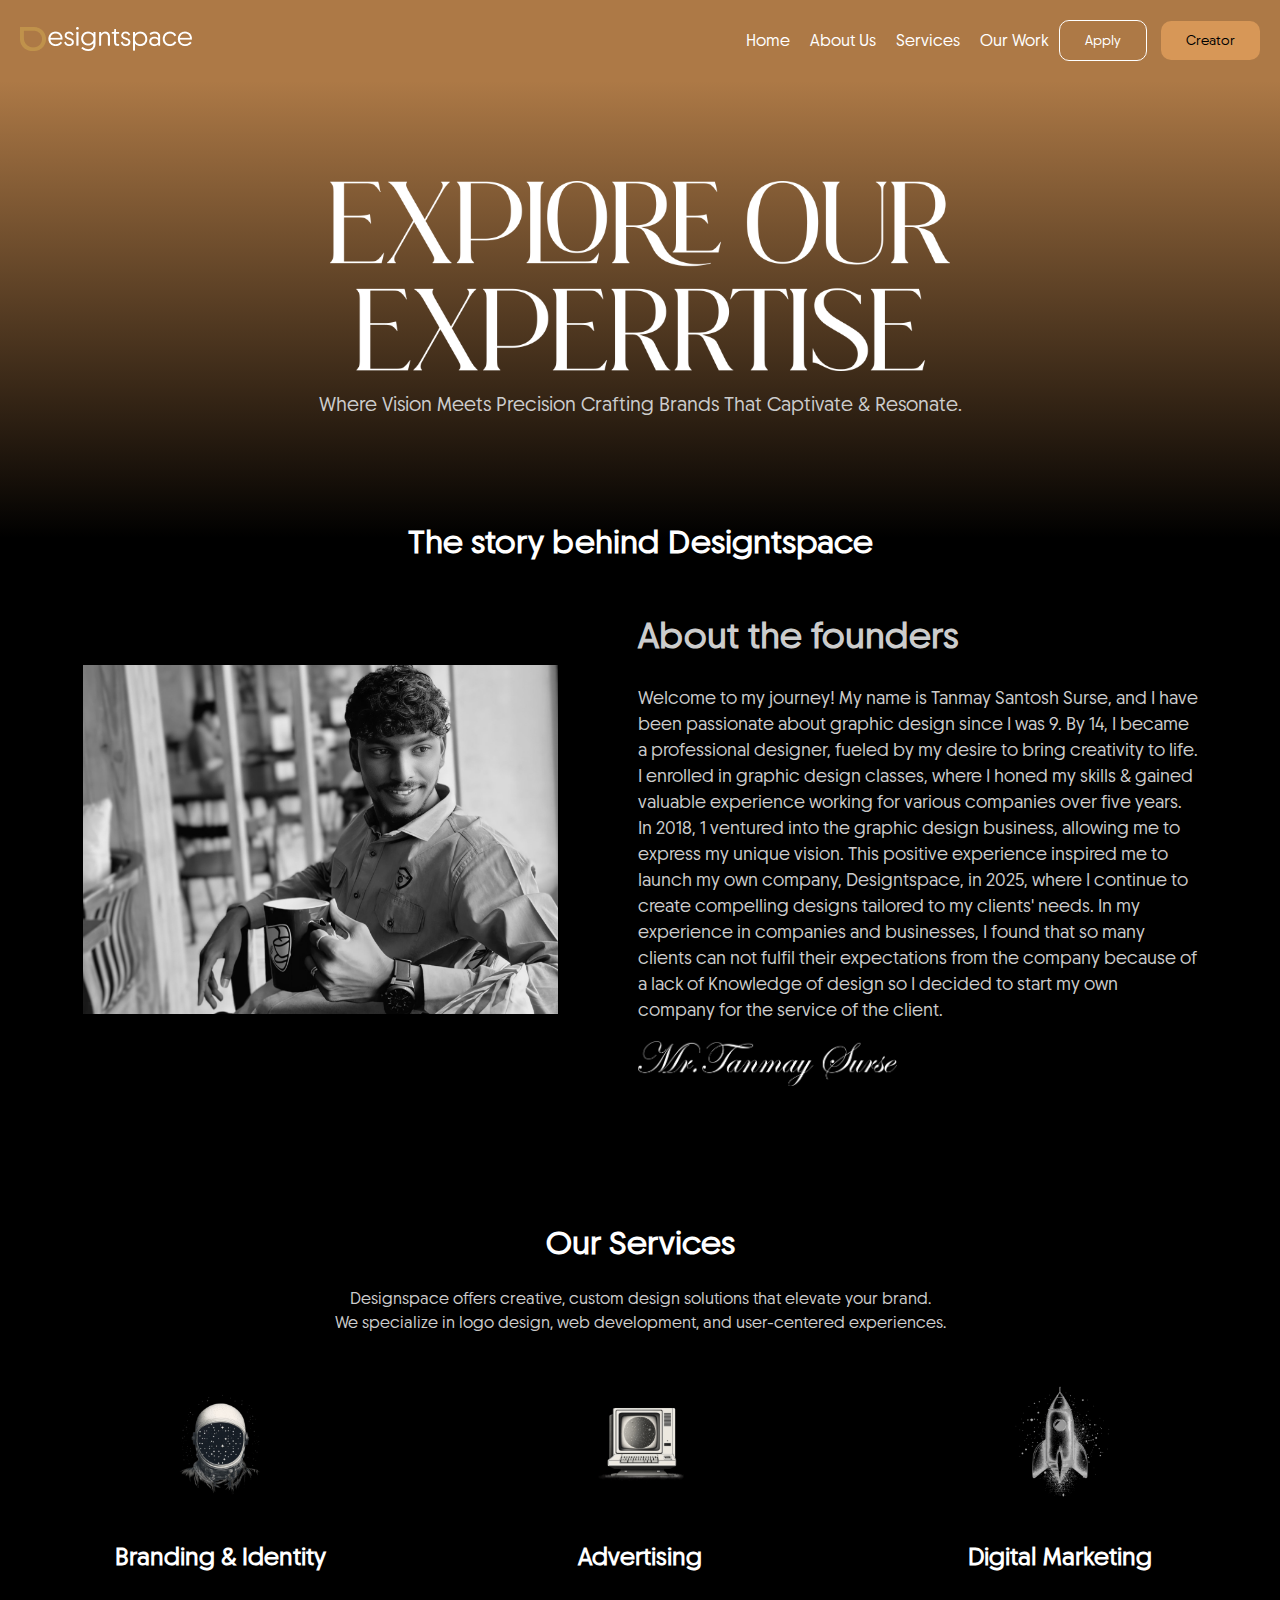
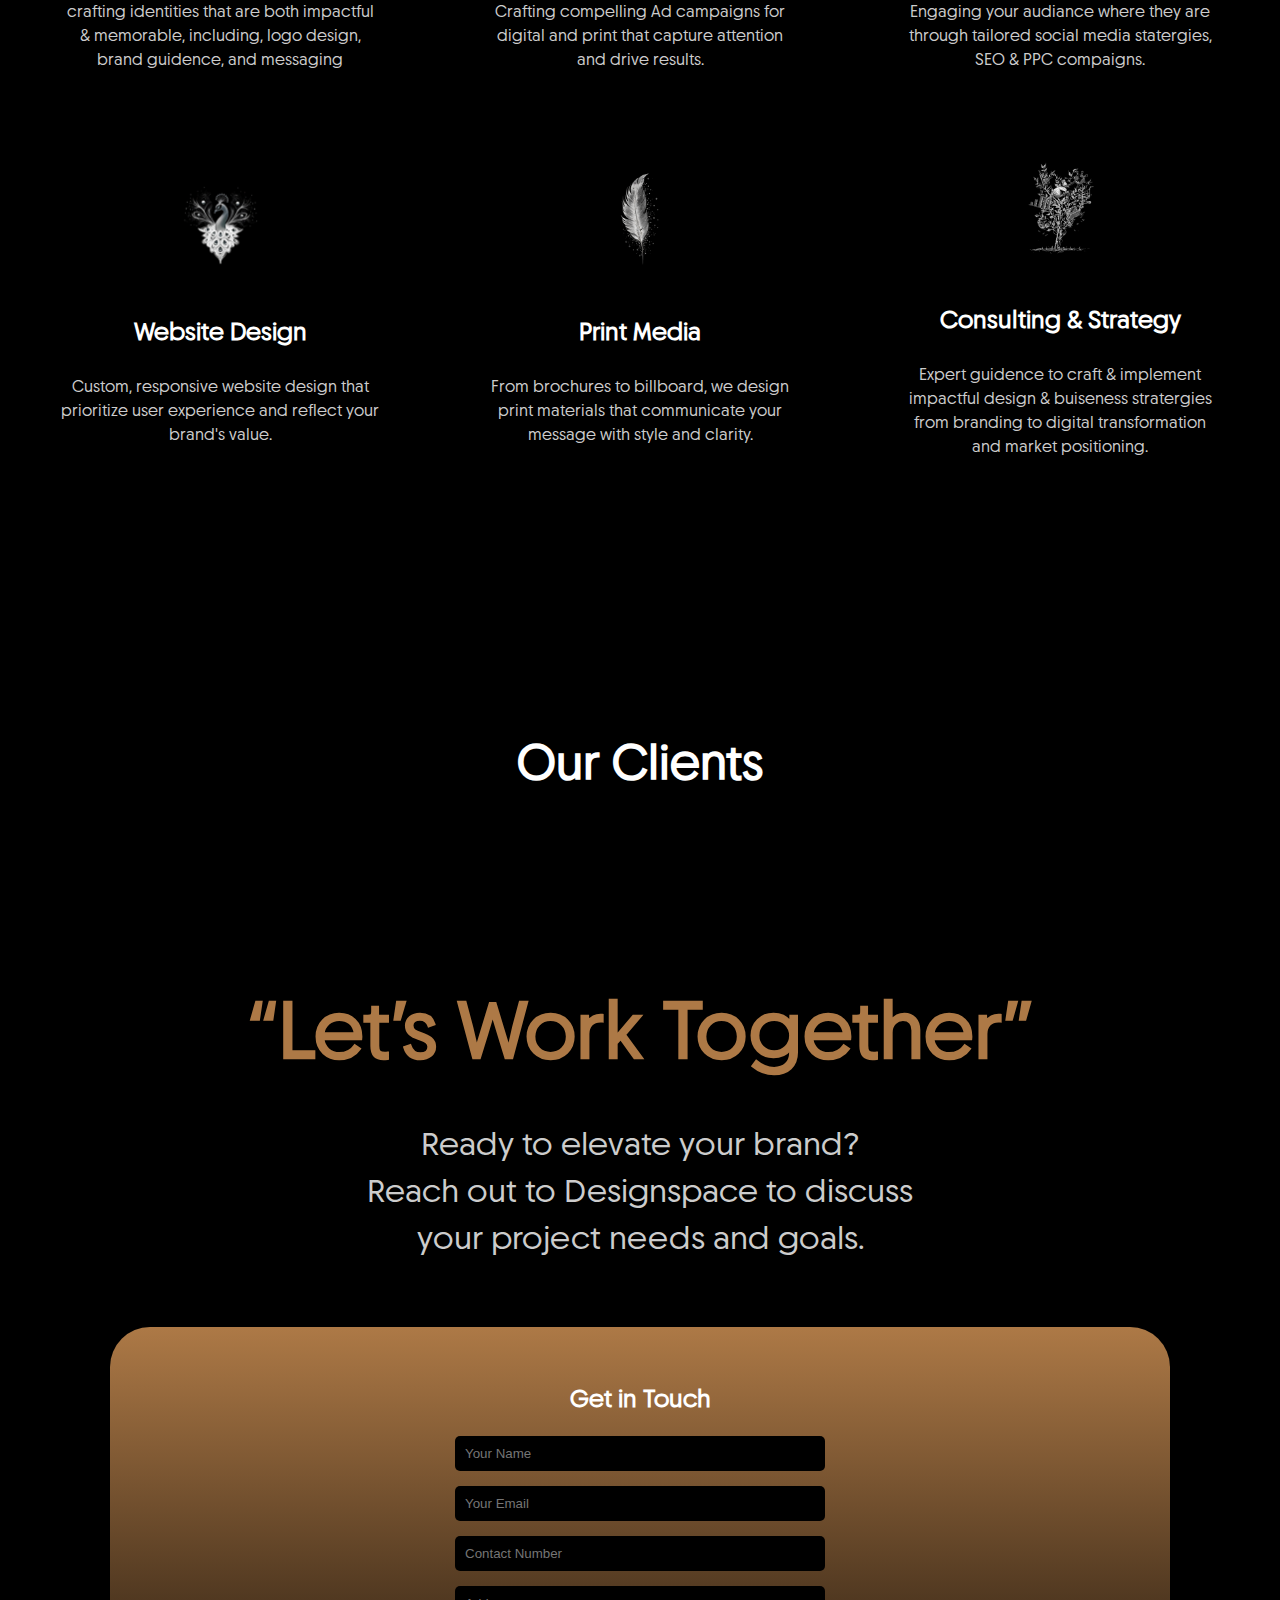
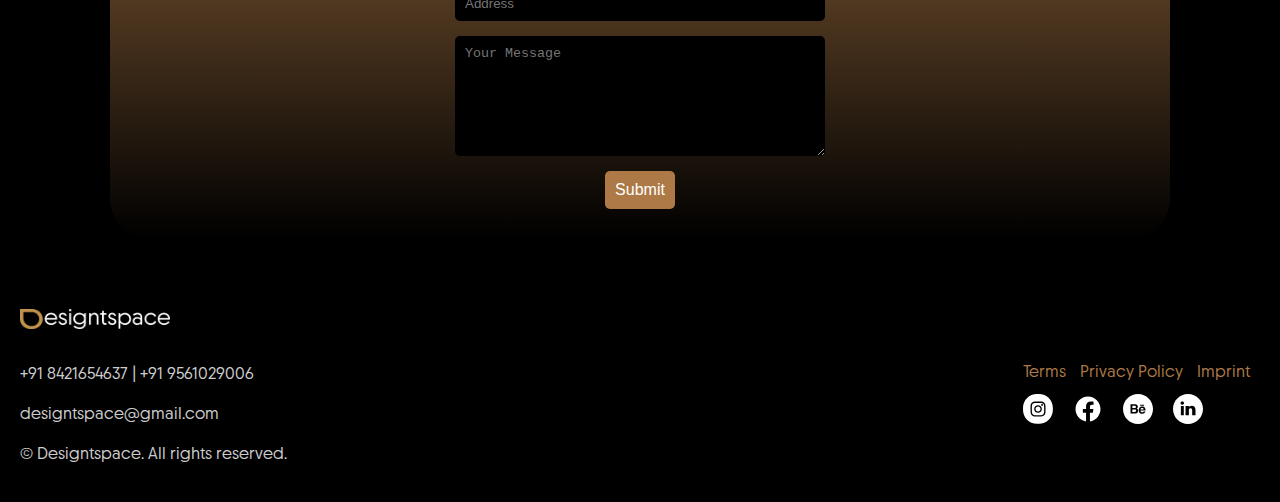
<file: index.html>
<!DOCTYPE html>
<html lang="en">
<head>
    <meta charset="UTF-8">
    <meta name="viewport" content="width=device-width, initial-scale=1.0">
    <title>Designtspace</title>
    <link rel="stylesheet" href="test.css">
    <link rel="icon" type="image/svg" href="image/fevicon.svg">
</head>
<body>
  <header class="header">
    <div class="container">
      <a href="index.html"><img src="image/logo.png" alt="Designspace Logo" class="logo"></a>

      <!-- Desktop nav -->
      <nav class="nav">
        <a href="index.html">Home</a>
        <a href="abut.html">About Us</a>
        <a href="aboutt.html">Services</a>
        <a href="grid.html">Our Work</a>
      </nav>

      <!-- Desktop buttons -->
      <div class="buttons">
        <a href="land.html"><button class="btn apply">Apply</button></a>
        <a href="land2.html"><button class="btn create">Creator</button></a>
      </div>

      <!-- Hamburger -->
      <button class="menu-icon" id="menuToggle">&#9776;</button>
    </div>
  </header>

  <!-- Mobile Fullscreen Menu -->
  <div class="mobile-menu" id="mobileMenu">
    <div class="menu-header">
      <img src="image/logo.png" alt="Designspace Logo" class="logo">
      <button class="close-icon" id="mobileClose">&times;</button>
    </div>

    <nav class="mobile-nav">
      <a href="index.html">Home</a>
      <a href="abut.html">About Us</a>
      <a href="aboutt.html">Services</a>
      <a href="grid.html">Our Work</a>
    </nav>

    <div class="mobile-buttons">
      <a href="land.html"><button class="btn apply">Apply</button></a>
      <a href="land2.html"><button class="btn create">Creator</button></a>
    </div>
  </div>

  <!-- Example Hero -->
  <section class="hero">
    <img src="image/EXPLORE OUR EXPERRTISE.png" alt="Explore Our Expertise" class="hero-image">
    <p>Where Vision Meets Precision Crafting Brands That Captivate & Resonate.</p>
  </section>
<section class="about">
    <h2>The story behind Designtspace</h2>
    <div class="content">
      <img src="image/profiletanmay.jpg" alt="Founder" class="founder-img">
      <div class="text">
        <h1>About the founders</h1>
        <p>Welcome to my journey! My name is Tanmay Santosh Surse, and I have been passionate about graphic design since I was 9. By 14, I became a professional designer, fueled by my desire to bring creativity to life. I enrolled in graphic design classes, where I honed my skills & gained valuable experience working for various companies over five years.
In 2018, 1 ventured into the graphic design business, allowing me to express my unique vision. This positive experience inspired me to launch my own company, Designtspace, in 2025, where I continue to create compelling designs tailored to my clients' needs. In my experience in companies and businesses, I found that so many clients can not fulfil their expectations from the company because of a lack of Knowledge of design so I decided to start my own company for the service of the client.</p>
        <img src="image\calligraphy.png" class="logo-sign">
      </div>
    </div>
  </section>

  <section class="services">
  <h2>Our Services</h2>
  <div  class="info"><p>Designspace offers creative, custom design solutions that elevate your brand.<br>We specialize in  logo design, web development, and user-centered experiences.</p></div>
  <div class="service-grid">
    <div class="service-item">
      <img src="image\branding.png" alt="Branding & Identity" class="service-logo">
      <h3>Branding & Identity</h3>
      <p>crafting identities that are both impactful<br> & memorable, including, logo design,<br> brand guidence, and messaging </p>
    </div>
    <div class="service-item">
      <img src="image\advertising.png" alt="Advertising" class="service-logo">
      <h3>Advertising</h3>
      <p>Crafting compelling Ad campaigns for
<span class="break"> digital and print that capture attention </span>
<span class="break"> and drive results. </span>
</p>
    </div>
    <div class="service-item">
      <img src="image\digital.png" alt="Digital Marketing" class="service-logo">
      <h3>Digital Marketing</h3>
      <p>Engaging your audiance where they are
<span class="break"> through tailored social media statergies, </span>
<span class="break"> SEO & PPC compaigns. </span>
</p>
    </div>
    <div class="service-item">
      <img src="image\design.png" alt="Website Design" class="service-logo">
      <h3>Website Design</h3>
      <p>Custom, responsive website design that
<span class="break"> prioritize user experience and reflect your </span>
<span class="break"> brand's value. </span>
</p>
    </div>
    <div class="service-item">
      <img src="image\print.png" alt="Print Media" class="service-logo">
      <h3>Print Media</h3>
      <p>From brochures to billboard, we design
<span class="break"> print materials that communicate your </span>
<span class="break"> message with style and clarity. </span>
</p>
    </div>
    <div class="service-item">
      <img src="image\cosulting.png" alt="Consulting & Strategy" class="service-logo">
      <h3>Consulting & Strategy</h3>
      <p>Expert guidence to craft & implement
<span class="break"> impactful design & buiseness stratergies </span>
<span class="break"> from branding to digital transformation </span>
<span class="break"> and market positioning. </span>
</p>
    </div>
  </div>
</section>
<section class="our-work">
  <div class="change1"><h1>Our Clients</h1></div>
</section>

<section class="contact">
  <h2>“Let’s Work Together”</h2>
  <p>Ready to elevate your brand?<br> Reach out to Designspace to discuss <br> your project needs and goals.</p>

  <div class="contact-form">
    <h3>Get in Touch</h3>
    <form action="https://formspree.io/f/xdkenrad"
  method="POST">
      <input type="text" name="Your Name" placeholder="Your Name" required>
      <input type="email" name="Your Email" placeholder="Your Email" required>
      <input type="text" name="Contact Number" placeholder="Contact Number" required>
      <input type="text" name="Address" placeholder="Address" required>
      <textarea placeholder="Your Message" name="Your Message" required></textarea>
      <button type="submit">Submit</button>
    </form>
  </div>
</section>
  <!-- ... keep rest of sections unchanged ... -->

  <footer class="footer">
    <div class="footer-content">
      <div class="footer-left">
        <img src="image/logo.png" alt="Designtspace Logo" class="footer-logo">
        <p color="white">+91 8421654637 | +91 9561029006</p>
        <p>designtspace@gmail.com</p>
        <p>© Designtspace. All rights reserved.</p>
      </div>
      <div class="footer-right">
        <a href="#">Terms</a>
        <a href="#">Privacy Policy</a>
        <a href="#">Imprint</a>
        <div class="social-icons">
          <a href="https://www.instagram.com/designtspace"><img src="image/instagram.svg" alt="Instagram"></a>
          <a href="https://www.facebook.com"><img src="image/facebook.svg" alt="Facebook"></a>
          <a href="https://www.behance.net/tanmaysurse"><img src="image/behance.svg" alt="Behance"></a>
          <a href="https://in.linkedin.com/in/tanmay-surse"><img src="image/linkedin.svg" alt="LinkedIn"></a>
        </div>
      </div>
    </div>
  </footer>

  <!-- JS -->
  <script>
    const menuToggle = document.getElementById('menuToggle');
    const mobileMenu = document.getElementById('mobileMenu');
    const mobileClose = document.getElementById('mobileClose');

    menuToggle.addEventListener('click', () => {
      mobileMenu.classList.add('open');
      document.body.classList.add('no-scroll');
    });

    mobileClose.addEventListener('click', () => {
      mobileMenu.classList.remove('open');
      document.body.classList.remove('no-scroll');
    });

    // Close menu when clicking a link
    document.querySelectorAll('.mobile-nav a, .mobile-buttons .btn').forEach(link => {
      link.addEventListener('click', () => {
        mobileMenu.classList.remove('open');
        document.body.classList.remove('no-scroll');
      });
    });
  </script>
</body>
</html>
</file>
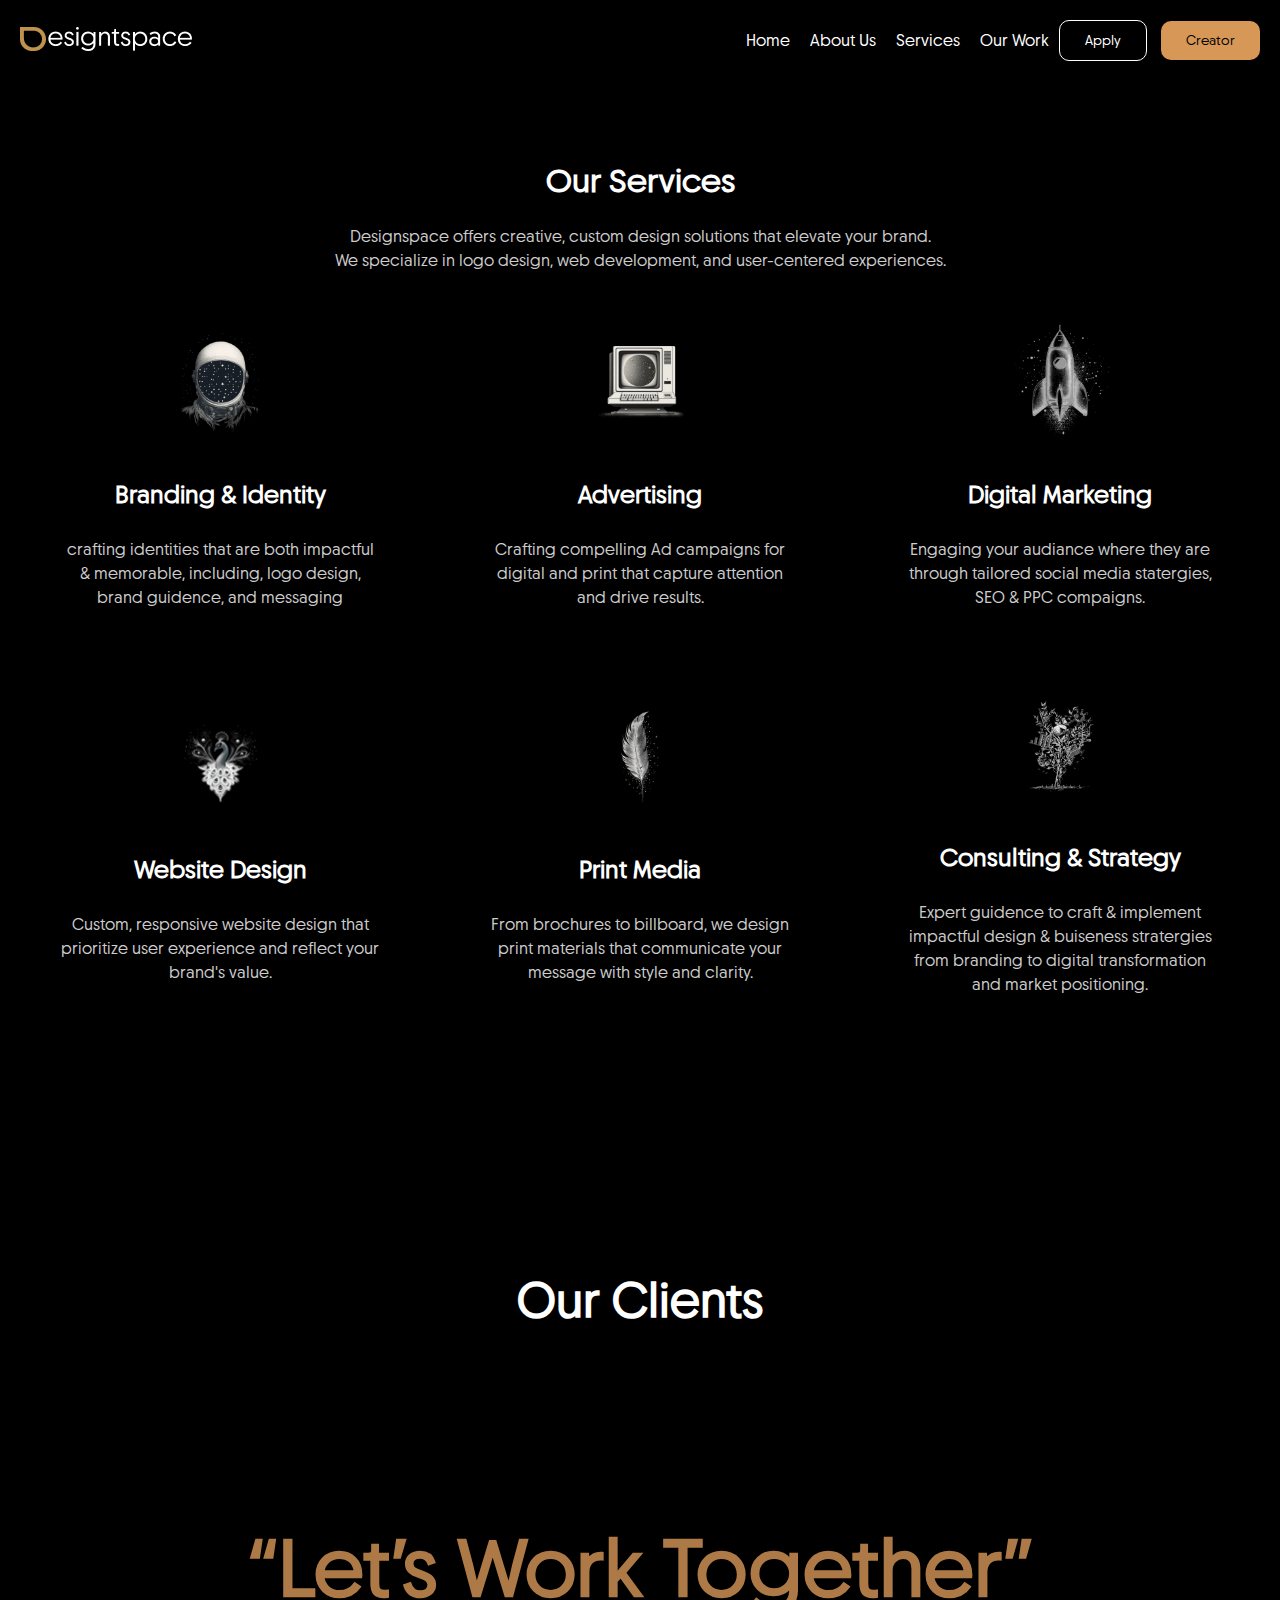
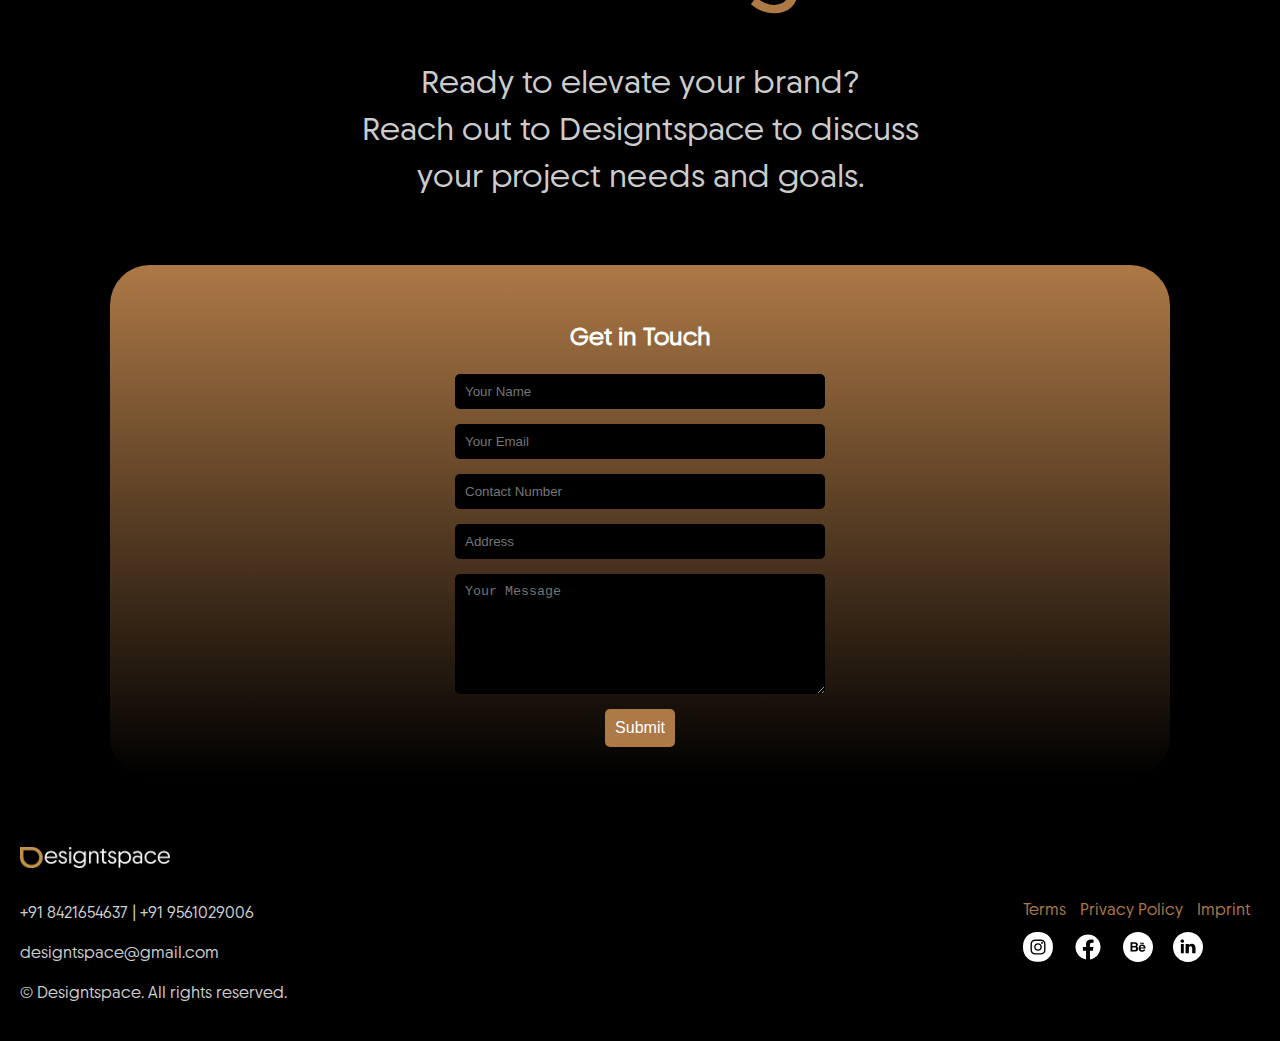
<file: aboutt.html>
<!DOCTYPE html>
<html lang="en">
<head>
    <meta charset="UTF-8">
    <meta name="viewport" content="width=device-width, initial-scale=1.0">
    <title>Designtspace</title>
    <link rel="stylesheet" href="aboutt.css">
    <link rel="icon" type="image/png" href="image/favicon.png">
    <link rel="icon" type="image/svg" href="image/fevicon.svg">
</head>
<body>
  <header class="header">
    <div class="container">
      <a href="index.html"><img src="image/logo.png" alt="Designspace Logo" class="logo"></a>

      <!-- Desktop nav -->
      <nav class="nav">
        <a href="index.html">Home</a>
        <a href="abut.html">About Us</a>
        <a href="aboutt.html">Services</a>
        <a href="grid.html">Our Work</a>
      </nav>

      <!-- Desktop buttons -->
      <div class="buttons">
        <a href="land.html"><button class="btn apply">Apply</button></a>
        <a href="land2.html"><button class="btn create">Creator</button></a>
      </div>

      <!-- Hamburger -->
      <button class="menu-icon" id="menuToggle">&#9776;</button>
    </div>
  </header>

  <!-- Mobile Fullscreen Menu -->
  <div class="mobile-menu" id="mobileMenu">
    <div class="menu-header">
      <img src="image/logo.png" alt="Designtspace Logo" class="logo">
      <button class="close-icon" id="mobileClose">&times;</button>
    </div>

    <nav class="mobile-nav">
      <a href="index.html">Home</a>
      <a href="abut.html">About Us</a>
      <a href="aboutt.html">Services</a>
      <a href="grid.html">Our Work</a>
    </nav>

    <div class="mobile-buttons">
      <a href="land.html"><button class="btn apply">Apply</button></a>
      <a href="land2.html"><button class="btn create">Creator</button></a>
    </div>
  </div>
  <section class="services">
  <h2>Our Services</h2>
  <div  class="info"><p>Designspace offers creative, custom design solutions that elevate your brand.<br>We specialize in  logo design, web development, and user-centered experiences.</p></div>
  <div class="service-grid">
    <div class="service-item">
      <img src="image\branding.png" alt="Branding & Identity" class="service-logo">
      <h3>Branding & Identity</h3>
      <p>crafting identities that are both impactful<br> & memorable, including, logo design,<br> brand guidence, and messaging </p>
    </div>
    <div class="service-item">
      <img src="image\advertising.png" alt="Advertising" class="service-logo">
      <h3>Advertising</h3>
      <p>Crafting compelling Ad campaigns for
<span class="break"> digital and print that capture attention </span>
<span class="break"> and drive results. </span>
</p>
    </div>
    <div class="service-item">
      <img src="image\digital.png" alt="Digital Marketing" class="service-logo">
      <h3>Digital Marketing</h3>
      <p>Engaging your audiance where they are
<span class="break"> through tailored social media statergies, </span>
<span class="break"> SEO & PPC compaigns. </span>
</p>
    </div>
    <div class="service-item">
      <img src="image\design.png" alt="Website Design" class="service-logo">
      <h3>Website Design</h3>
      <p>Custom, responsive website design that
<span class="break"> prioritize user experience and reflect your </span>
<span class="break"> brand's value. </span>
</p>
    </div>
    <div class="service-item">
      <img src="image\print.png" alt="Print Media" class="service-logo">
      <h3>Print Media</h3>
      <p>From brochures to billboard, we design
<span class="break"> print materials that communicate your </span>
<span class="break"> message with style and clarity. </span>
</p>
    </div>
    <div class="service-item">
      <img src="image\cosulting.png" alt="Consulting & Strategy" class="service-logo">
      <h3>Consulting & Strategy</h3>
      <p>Expert guidence to craft & implement
<span class="break"> impactful design & buiseness stratergies </span>
<span class="break"> from branding to digital transformation </span>
<span class="break"> and market positioning. </span>
</p>
    </div>
  </div>
</section>
<section class="our-work">
  <div class="change1"><h1>Our Clients</h1></div>
</section>

<section class="contact">
  <h2>“Let’s Work Together”</h2>
  <p>Ready to elevate your brand?<br> Reach out to Designtspace to discuss <br> your project needs and goals.</p>

  <div class="contact-form">
    <h3>Get in Touch</h3>
    <form action="https://formspree.io/f/xdkenrad"
  method="POST">
      <input type="text" name="Your Name" placeholder="Your Name" required>
      <input type="email" name="Your Email" placeholder="Your Email" required>
      <input type="text" name="Contact Number" placeholder="Contact Number" required>
      <input type="text" name="Address" placeholder="Address" required>
      <textarea placeholder="Your Message" name="Your Message" required></textarea>
      <button type="submit">Submit</button>
    </form>
  </div>
</section>
  <!-- ... keep rest of sections unchanged ... -->

  <footer class="footer">
    <div class="footer-content">
      <div class="footer-left">
        <img src="image/logo.png" alt="Designtspace Logo" class="footer-logo">
        <p>+91 8421654637 | +91 9561029006</p>
        <p>designtspace@gmail.com</p>
        <p>© Designtspace. All rights reserved.</p>
      </div>
      <div class="footer-right">
        <a href="#">Terms</a>
        <a href="#">Privacy Policy</a>
        <a href="#">Imprint</a>
        <div class="social-icons">
          <a href="https://www.instagram.com/designtspace"><img src="image/instagram.svg" alt="Instagram"></a>
          <a href="https://www.facebook.com"><img src="image/facebook.svg" alt="Facebook"></a>
          <a href="https://www.behance.net/tanmaysurse"><img src="image/behance.svg" alt="Behance"></a>
          <a href="https://in.linkedin.com/in/tanmay-surse"><img src="image/linkedin.svg" alt="LinkedIn"></a>
        </div>
      </div>
    </div>
  </footer>

  <!-- JS -->
  <script>
    const menuToggle = document.getElementById('menuToggle');
    const mobileMenu = document.getElementById('mobileMenu');
    const mobileClose = document.getElementById('mobileClose');

    menuToggle.addEventListener('click', () => {
      mobileMenu.classList.add('open');
      document.body.classList.add('no-scroll');
    });

    mobileClose.addEventListener('click', () => {
      mobileMenu.classList.remove('open');
      document.body.classList.remove('no-scroll');
    });

    // Close menu when clicking a link
    document.querySelectorAll('.mobile-nav a, .mobile-buttons .btn').forEach(link => {
      link.addEventListener('click', () => {
        mobileMenu.classList.remove('open');
        document.body.classList.remove('no-scroll');
      });
    });
  </script>
</body>
</html>
</file>
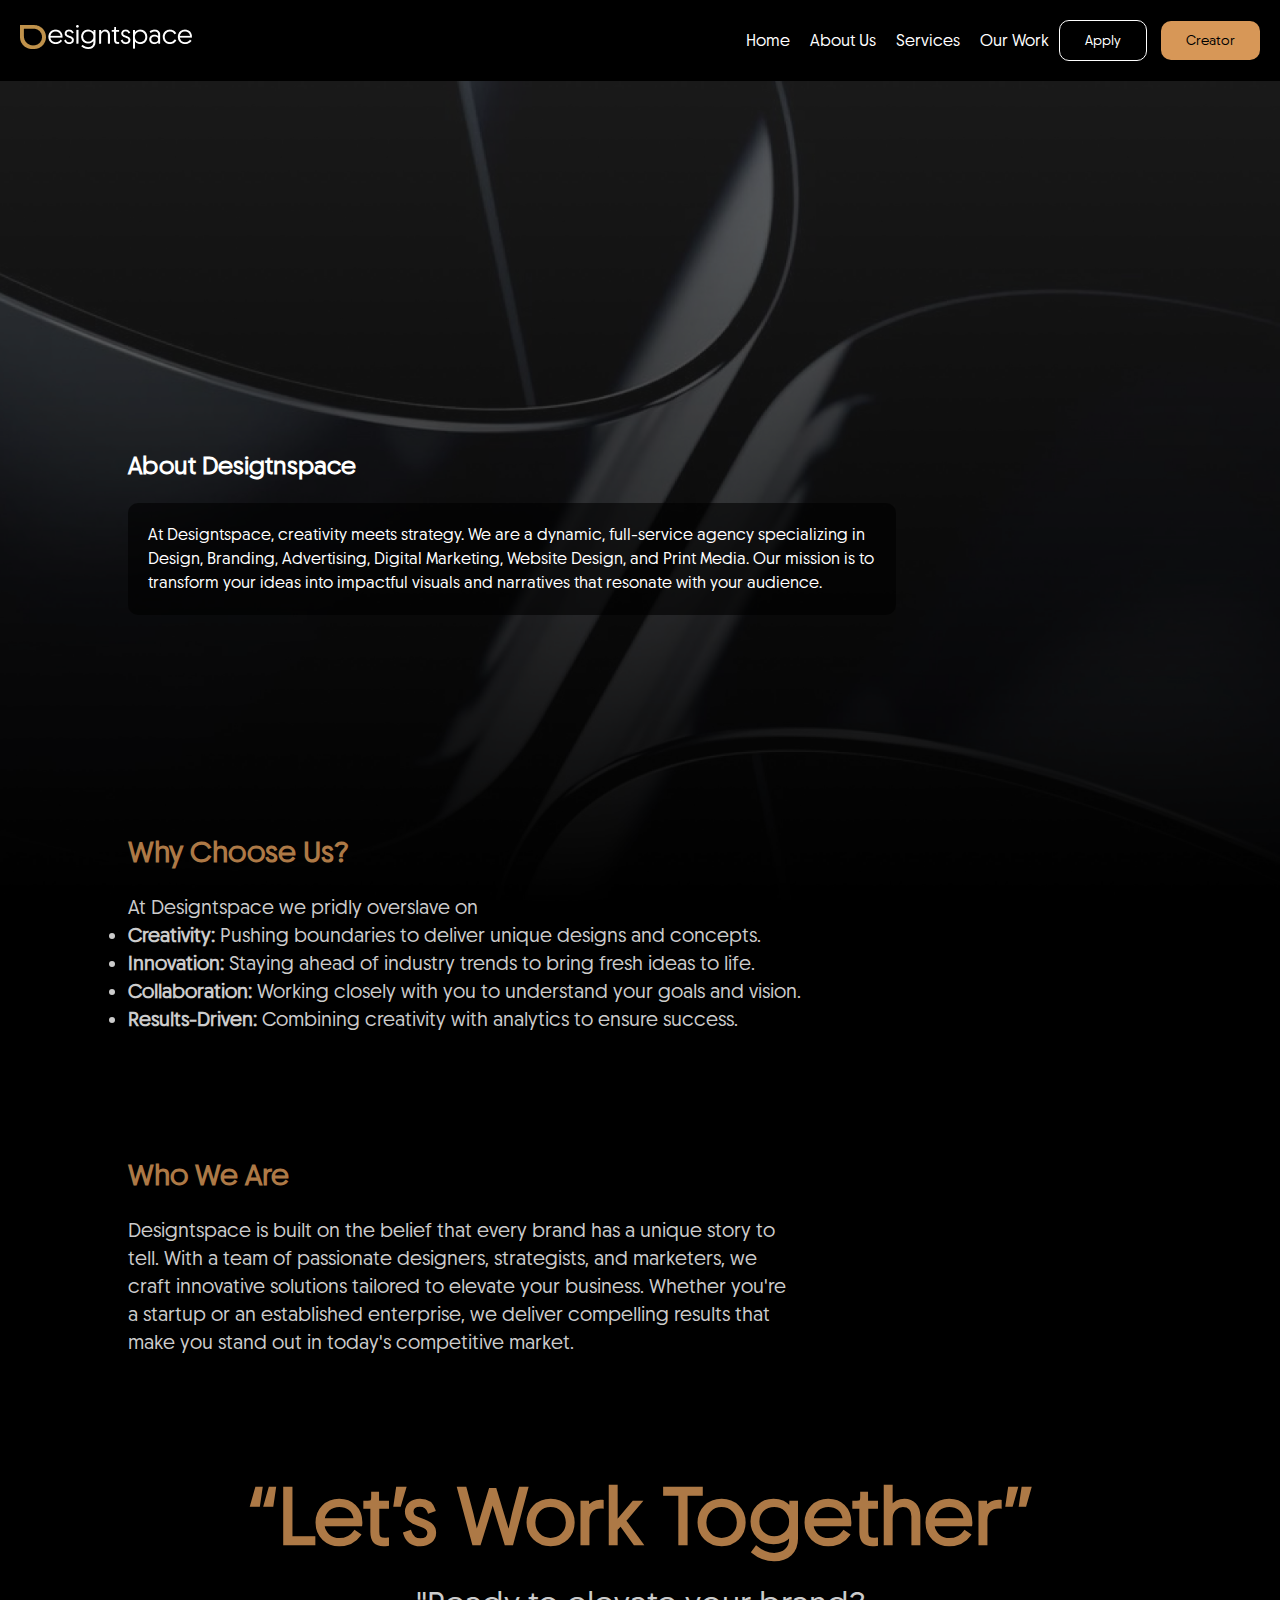
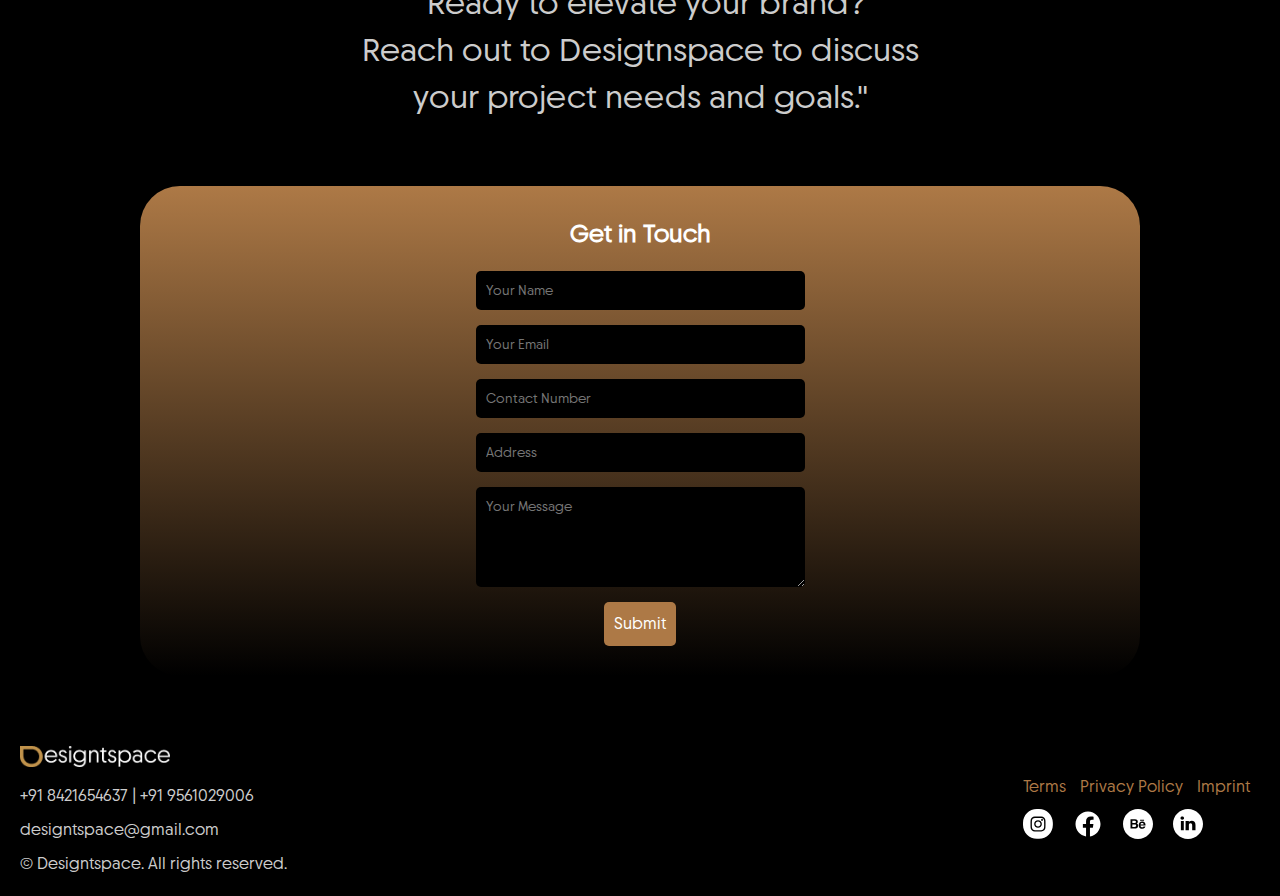
<file: abut.html>
<!DOCTYPE html>
<html lang="en">
<head>
    <meta charset="UTF-8">
    <meta name="viewport" content="width=device-width, initial-scale=1.0">
    <title>Designtspace</title>
    <link rel="stylesheet" href="about.css">
     <link rel="icon" type="image/svg" href="image/fevicon.svg">
</head>
<body>

   <header class="header">
    <div class="container">
      <a href="index.html"><img src="image/logo.png" alt="Designtspace Logo" class="logo"></a>

      <!-- Desktop nav -->
      <nav class="nav">
        <a href="index.html">Home</a>
        <a href="abut.html">About Us</a>
        <a href="aboutt.html">Services</a>
        <a href="grid.html">Our Work</a>
      </nav>

      <!-- Desktop buttons -->
      <div class="buttons">
        <a href="land.html"><button class="btn apply">Apply</button></a>
        <a href="land2.html"><button class="btn create">Creator</button></a>
      </div>

      <!-- Hamburger -->
      <button class="menu-icon" id="menuToggle">&#9776;</button>
    </div>
  </header>

  <!-- Mobile Fullscreen Menu -->
  <div class="mobile-menu" id="mobileMenu">
    <div class="menu-header">
      <img src="image/logo.png" alt="Desigtnspace Logo" class="logo">
      <button class="close-icon" id="mobileClose">&times;</button>
    </div>

    <nav class="mobile-nav">
      <a href="index.html">Home</a>
      <a href="abut.html">About Us</a>
      <a href="aboutt.html">Services</a>
      <a href="grid.html">Our Work</a>
    </nav>

    <div class="mobile-buttons">
      <a href="land.html"><button class="btn apply">Apply</button></a>
      <a href="land2.html"><button class="btn create">Creator</button></a>
    </div>
  </div>

    <!-- Hero Section with Background Image -->
    <section class="hero">
        <img src="image/bgimage.jpg" alt="Background Image" class="bg-img">
        <div class="overlay"></div>
        <div class="content">
            <h1>About Desigtnspace</h1>
             <div class="about-containers">
            <div class="content1"><p>At Designtspace, creativity meets strategy. We are a dynamic, full-service agency specializing in Design, Branding, Advertising, Digital Marketing, Website Design, and Print Media. Our mission is to transform your ideas into impactful visuals and narratives that resonate with your audience.</p></div>
             </div>
        </div>
    </section>

    <!-- Why Choose Us -->
    <section class="why-choose">
        <div class="choose"><h2>Why Choose Us?</h2></div>
        <div class="choose1"><color="white" ul> At Designtspace we pridly overslave on
            <li><strong>Creativity:</strong> Pushing boundaries to deliver unique designs and concepts.</li>
            <li><strong>Innovation:</strong> Staying ahead of industry trends to bring fresh ideas to life.</li>
            <li><strong>Collaboration:</strong> Working closely with you to understand your goals and vision.</li>
            <li><strong>Results-Driven:</strong> Combining creativity with analytics to ensure success.</li>
        </ul></div>
    </section>

    <!-- Who We Are -->
    <section class="who-we-are">
        <div class="text1"><h2>Who We Are</h2></div>
        <div class="text"><p>Designtspace is built on the belief that every brand has a unique story to<br> tell. With a team of passionate designers, strategists, and marketers, we<br> craft innovative solutions tailored to elevate your business. Whether you're<br> a startup or an established enterprise, we deliver compelling results that<br> make you stand out in today's competitive market.</p></div>
    </section>

    <!-- Contact Section -->
    <section class="contact">
        <h2>“Let’s Work Together”</h2>
  <p>"Ready to elevate your brand?<br> Reach out to Desigtnspace to discuss <br> your project needs and goals."</p>

  <div class="contact-form">
    <h3>Get in Touch</h3>
    <form action="https://formspree.io/f/xdkenrad"
  method="POST">
      <input type="text" name="Your Name" placeholder="Your Name" required>
      <input type="email" name="Your Email" placeholder="Your Email" required>
      <input type="text" name="Contact Number" placeholder="Contact Number" required>
      <input type="text" name="Address" placeholder="Address" required>
      <textarea placeholder="Your Message" name="Your Message" required></textarea>
      <button type="submit">Submit</button>
    </form>
  </div>
    </section>

    <!-- Footer -->
  <footer class="footer">
  <div class="footer-content">
    <div class="footer-left">
      <img src="image\logo.png" alt="Desigtnspace Logo" class="footer-logo">
      <p>+91 8421654637 | +91 9561029006</p>
      <div class="change2"><p>designtspace@gmail.com</p></div>
      <p>© Designtspace. All rights reserved.</p>
    </div>
    <div class="footer-right">
      <a href="#">Terms</a>
      <a href="#">Privacy Policy</a>
      <a href="#">Imprint</a>
      <div class="social-icons">
        <a href=https://www.instagram.com/designtspace?igsh=MXRwcXBtbGxobnI4cw==><img src="image\instagram.svg" alt="Instagram"></a>
        <a href=https://www.facebook.com/share/151WXz3FhE/?mibextid=wwXIfr><img src="image\facebook.svg"></a>
        <a href="https://www.behance.net/tanmaysurse"><img src="image\behance.svg" alt="Behance"></a>
        <a href= "https://in.linkedin.com/in/tanmay-surse-7a1866214"><img src="image\linkedin.svg" alt="LinkedIn"></a>
     </div>
    </div>
  </div>
</footer>
<script>
    const menuToggle = document.getElementById('menuToggle');
    const mobileMenu = document.getElementById('mobileMenu');
    const mobileClose = document.getElementById('mobileClose');

    menuToggle.addEventListener('click', () => {
      mobileMenu.classList.add('open');
      document.body.classList.add('no-scroll');
    });

    mobileClose.addEventListener('click', () => {
      mobileMenu.classList.remove('open');
      document.body.classList.remove('no-scroll');
    });

    // Close menu when clicking a link
    document.querySelectorAll('.mobile-nav a, .mobile-buttons .btn').forEach(link => {
      link.addEventListener('click', () => {
        mobileMenu.classList.remove('open');
        document.body.classList.remove('no-scroll');
      });
    });
  </script>
</body>
</html>
</file>
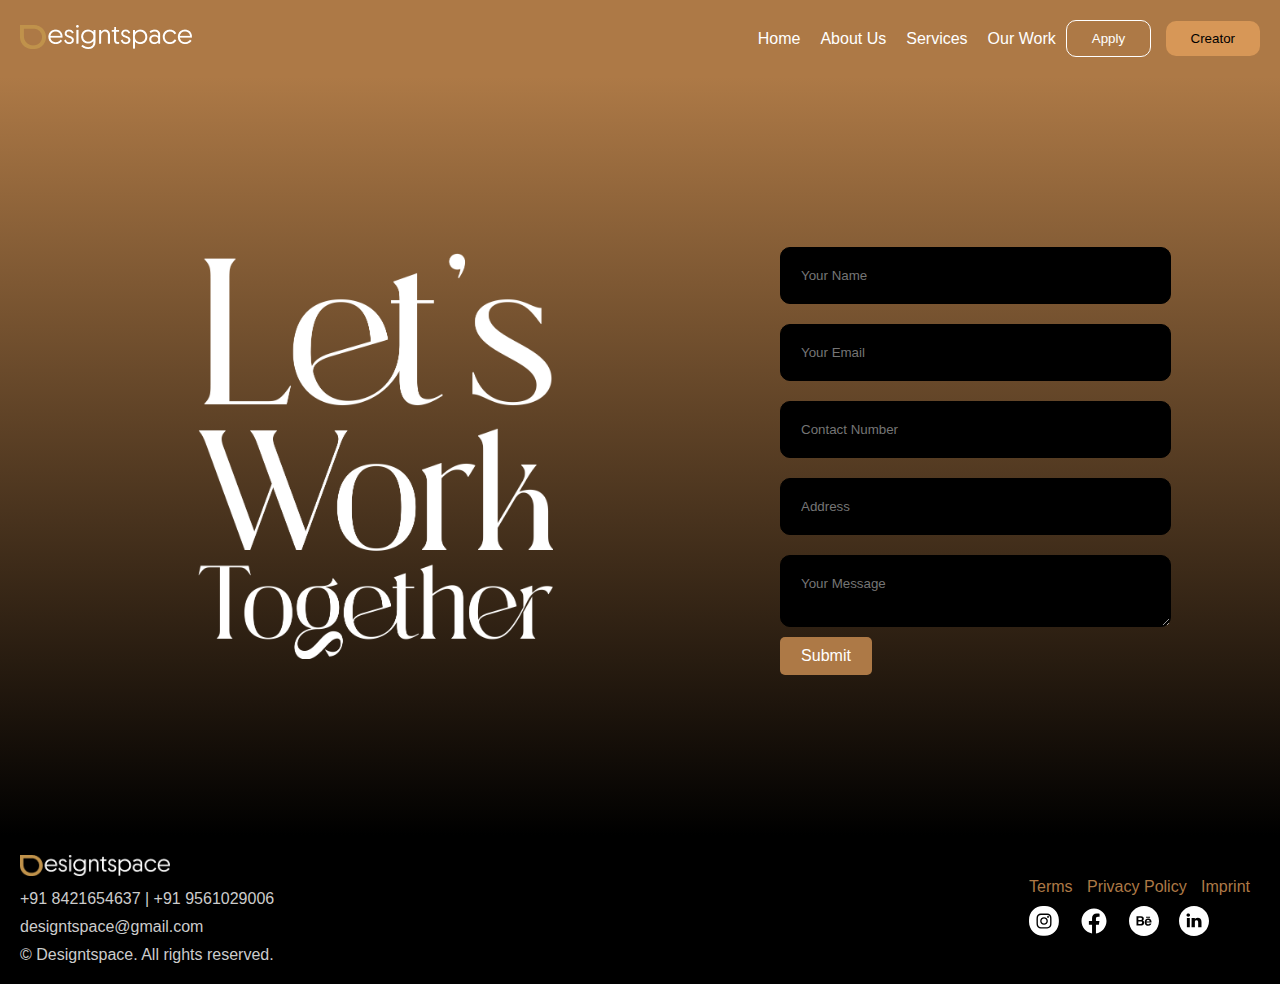
<file: land.html>
<!DOCTYPE html>
<html lang="en">
<head>
  <meta charset="UTF-8" />
  <meta name="viewport" content="width=device-width, initial-scale=1.0" />
  <title>Landing Page</title>
  <link rel="stylesheet" href="land.css" />
   <link rel="icon" type="image/svg" href="image/fevicon.svg">
</head>
<body>
<header class="header">
    <div class="container">
      <a href="index.html"><img src="image/logo.png" alt="Designtspace Logo" class="logo"></a>
      <!-- Desktop nav -->
      <nav class="nav">
        <a href="index.html">Home</a>
        <a href="abut.html">About Us</a>
        <a href="aboutt.html">Services</a>
        <a href="grid.html">Our Work</a>
      </nav>

      <!-- Desktop buttons -->
      <div class="buttons">
        <a href="land.html"><button class="btn apply">Apply</button></a>
        <a href="land2.html"><button class="btn create">Creator</button></a>
      </div>

      <!-- Hamburger -->
      <button class="menu-icon" id="menuToggle">&#9776;</button>
    </div>
  </header>

  <!-- Mobile Fullscreen Menu -->
  <div class="mobile-menu" id="mobileMenu">
    <div class="menu-header">
      <img src="image/logo.png" alt="Designtspace Logo" class="logo">
      <button class="close-icon" id="mobileClose">&times;</button>
    </div>

    <nav class="mobile-nav">
      <a href="index.html">Home</a>
      <a href="abut.html">About Us</a>
      <a href="aboutt.html">Services</a>
      <a href="grid.html">Our Work</a>
    </nav>

    <div class="mobile-buttons">
      <a href="land.html"><button class="btn apply">Apply</button></a>
      <a href="land2.html"><button class="btn create">Creator</button></a>
    </div>
  </div>

  <!-- Combined hero image and form section -->
  <section class="hero-form">
    <div class="hero-image">
      <img src="image\work.png" alt="Let’s Work Together" />
    </div>
    <div class="contact-form">
    <form action="https://formspree.io/f/xdkenrad"
  method="POST">
       <input type="text" name="Your Name" placeholder="Your Name" required>
      <input type="email" name="Your Email" placeholder="Your Email" required>
      <input type="text" name="Contact Number" placeholder="Contact Number" required>
      <input type="text" name="Address" placeholder="Address" required>
      <textarea placeholder="Your Message" name="Your Message" required></textarea>
      <button type="submit">Submit</button>
    </form>
  </div>
</section>

   <footer class="footer">
  <div class="footer-content">
    <div class="footer-left">
     <img src="image\logo.png" alt="Designtspace Logo" class="footer-logo">
      <p>+91 8421654637 | +91 9561029006</p>
      <div class="change2"><p>designtspace@gmail.com</p></div>
      <p>© Designtspace. All rights reserved.</p>
    </div>
    <div class="footer-right">
      <a href="#">Terms</a>
      <a href="#">Privacy Policy</a>
      <a href="#">Imprint</a>
      <div class="social-icons">
        <a href=https://www.instagram.com/designtspace?igsh=MXRwcXBtbGxobnI4cw==><img src="image\instagram.svg" alt="Instagram"></a>
        <a href=https://www.facebook.com/share/151WXz3FhE/?mibextid=wwXIfr><img src="image\facebook.svg"></a>
        <a href="https://www.behance.net/tanmaysurse"><img src="image\behance.svg" alt="Behance"></a>
        <a href= "https://in.linkedin.com/in/tanmay-surse-7a1866214"><img src="image\linkedin.svg" alt="LinkedIn"></a>
     </div>
    </div>
  </div>
</footer>
   <script>
    const menuToggle = document.getElementById('menuToggle');
    const mobileMenu = document.getElementById('mobileMenu');
    const mobileClose = document.getElementById('mobileClose');

    menuToggle.addEventListener('click', () => {
      mobileMenu.classList.add('open');
      document.body.classList.add('no-scroll');
    });

    mobileClose.addEventListener('click', () => {
      mobileMenu.classList.remove('open');
      document.body.classList.remove('no-scroll');
    });

    // Close menu when clicking a link
    document.querySelectorAll('.mobile-nav a, .mobile-buttons .btn').forEach(link => {
      link.addEventListener('click', () => {
        mobileMenu.classList.remove('open');
        document.body.classList.remove('no-scroll');
      });
    });
  </script>
</body>
</html>
</file>
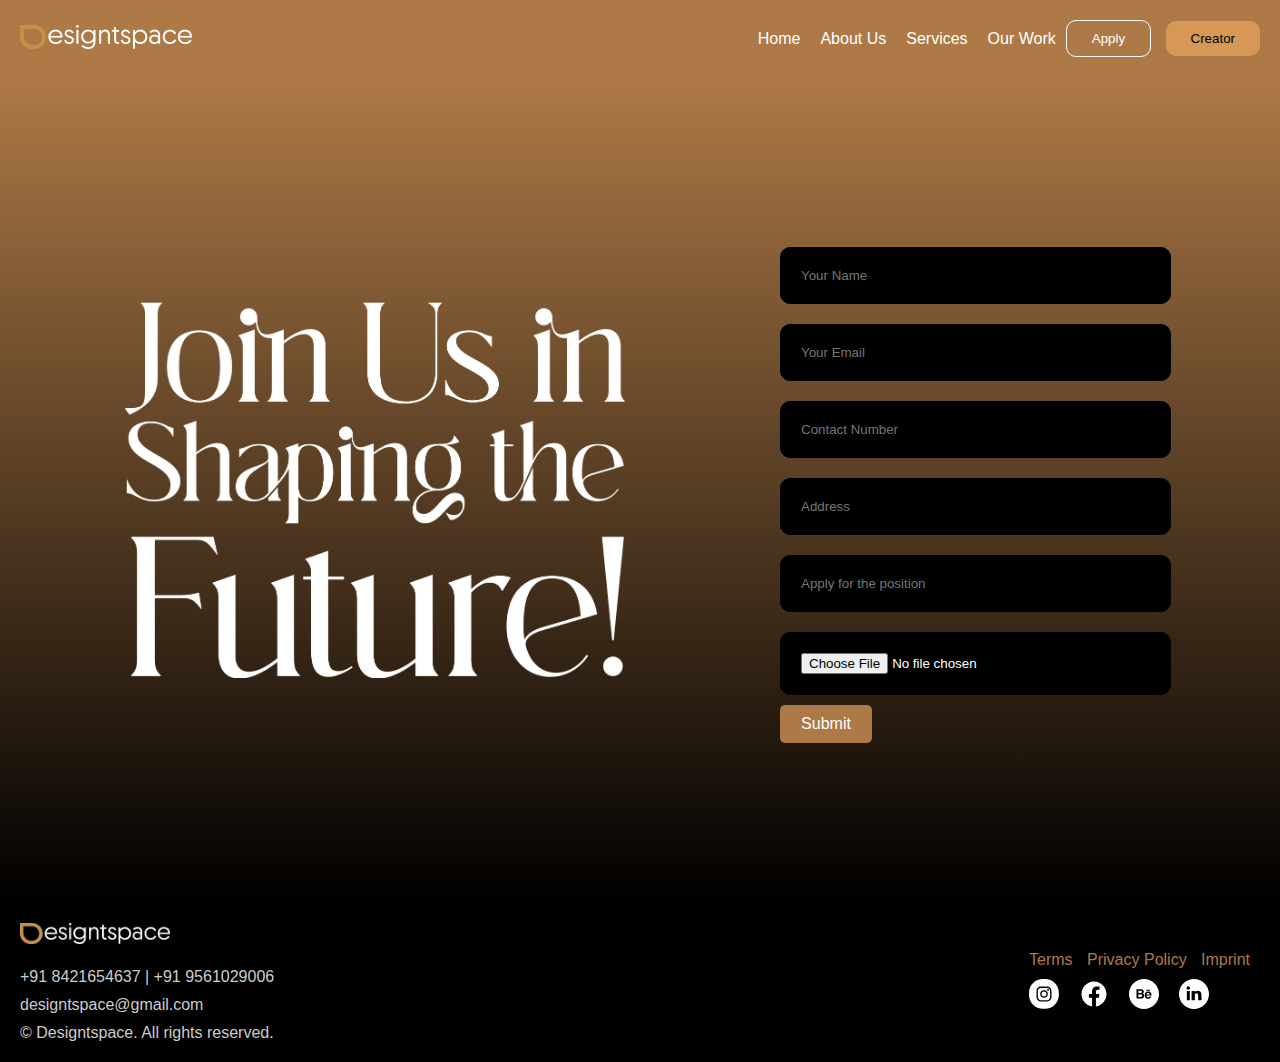
<file: land2.html>
<!DOCTYPE html>
<html lang="en">
<head>
  <meta charset="UTF-8" />
  <meta name="viewport" content="width=device-width, initial-scale=1.0" />
  <title>Landing Page</title>
  <link rel="stylesheet" href="land2.css" />
   <link rel="icon" type="image/svg" href="image/fevicon.svg">
</head>
<body>
<header class="header">
    <div class="container">
      <a href="index.html"><img src="image/logo.png" alt="Designtspace Logo" class="logo"></a>
      <!-- Desktop nav -->
      <nav class="nav">
        <a href="index.html">Home</a>
        <a href="abut.html">About Us</a>
        <a href="aboutt.html">Services</a>
        <a href="grid.html">Our Work</a>
      </nav>

      <!-- Desktop buttons -->
      <div class="buttons">
        <a href="land.html"><button class="btn apply">Apply</button></a>
        <a href="land2.html"><button class="btn create">Creator</button></a>
      </div>

      <!-- Hamburger -->
      <button class="menu-icon" id="menuToggle">&#9776;</button>
    </div>
  </header>

  <!-- Mobile Fullscreen Menu -->
  <div class="mobile-menu" id="mobileMenu">
    <div class="menu-header">
      <img src="image/logo.png" alt="Designtspace Logo" class="logo">
      <button class="close-icon" id="mobileClose">&times;</button>
    </div>

    <nav class="mobile-nav">
      <a href="index.html">Home</a>
      <a href="abut.html">About Us</a>
      <a href="aboutt.html">Services</a>
      <a href="grid.html">Our Work</a>
    </nav>

    <div class="mobile-buttons">
      <a href="land.html"><button class="btn apply">Apply</button></a>
      <a href="land2.html"><button class="btn create">Creator</button></a>
    </div>
  </div>

  <!-- Combined hero image and form section -->
  <section class="hero-form">
    <div class="hero-image">
      <img src="image\join.png" alt="Let’s Work Together" />
    </div>
    <div class="contact-form">
    <form action="https://formspree.io/f/xdkenrad"
  method="POST">
      <input type="text" name="Your Name" placeholder="Your Name" required>
      <input type="email" name="Your Email" placeholder="Your Email" required>
      <input type="text" name="Contact Number" placeholder="Contact Number" required>
      <input type="text" name="Address" placeholder="Address" required>
       <input type="text" name="Apply for the position" placeholder="Apply for the position" required>
      <input type="file" id="pdf-upload" name="pdf-file" accept=".pdf" required>
      <button type="submit">Submit</button>
    </form>
  </div>
</section>

   <footer class="footer">
  <div class="footer-content">
    <div class="footer-left">
     <img src="image\logo.png" alt="Designtspace Logo" class="footer-logo">
      <p>+91 8421654637 | +91 9561029006</p>
      <div class="change2"><p>designtspace@gmail.com</p></div>
      <p>© Designtspace. All rights reserved.</p>
    </div>
    <div class="footer-right">
      <a href="#">Terms</a>
      <a href="#">Privacy Policy</a>
      <a href="#">Imprint</a>
      <div class="social-icons">
        <a href=https://www.instagram.com/designtspace?igsh=MXRwcXBtbGxobnI4cw==><img src="image\instagram.svg" alt="Instagram"></a>
        <a href=https://www.facebook.com/share/151WXz3FhE/?mibextid=wwXIfr><img src="image\facebook.svg"></a>
        <a href="https://www.behance.net/tanmaysurse"><img src="image\behance.svg" alt="Behance"></a>
        <a href= "https://in.linkedin.com/in/tanmay-surse-7a1866214"><img src="image\linkedin.svg" alt="LinkedIn"></a>
     </div>
    </div>
  </div>
</footer>
   <script>
    const menuToggle = document.getElementById('menuToggle');
    const mobileMenu = document.getElementById('mobileMenu');
    const mobileClose = document.getElementById('mobileClose');

    menuToggle.addEventListener('click', () => {
      mobileMenu.classList.add('open');
      document.body.classList.add('no-scroll');
    });

    mobileClose.addEventListener('click', () => {
      mobileMenu.classList.remove('open');
      document.body.classList.remove('no-scroll');
    });

    // Close menu when clicking a link
    document.querySelectorAll('.mobile-nav a, .mobile-buttons .btn').forEach(link => {
      link.addEventListener('click', () => {
        mobileMenu.classList.remove('open');
        document.body.classList.remove('no-scroll');
      });
    });
  </script>
</body>
</html>
</file>
<file: test.css>
@font-face {
  font-family: 'MyCustomFont';
  src: url('fonts/MyCustomFont.otf') format('opentype'),
       url('fonts/faint.otf') format('opentype'),
       url('fonts/trial.otf') format('opentype'),
       url('fonts/CustomFont.otf') format('opentype');
  font-weight: normal;
  font-style: normal;
}

/* Global Styles */
body {
  margin: 0;
  background-color: #000;
  color: #fff;
}

.container {
  display: flex;
  justify-content: space-between;
  align-items: center;
  padding: 20px;
}

/* Header */
.header {
  background-color: #AD7946;
  top: 0;
  z-index: 10;
}

.logo {
  max-height: 25px;
  width: auto;
}
@media (max-width: 600px) {
  .logo {
    max-height: 18px;
    width: auto;
  }
}
.nav {
  margin-left: auto;
  display: flex;
  gap: 20px;
}

.nav a {
  font-family: 'MyCustomFont', sans-serif;
  color: #fff;
  text-decoration: none;
  font-size: 1rem;
}

.buttons .btn {
  padding: 10px 25px;
  border: none;
  cursor: pointer;
  margin-left: 10px;
  border-radius: 10px;
}

.btn.apply {
  font-family: 'MyCustomFont', sans-serif;
  background-color: transparent;
  color: #fff;
  border: 1px solid #fff;
}

.btn.create {
  font-family: 'MyCustomFont', sans-serif;
  background-color: #D79757;
  color: #000;
  border: none;
}

/* Hero Section */
.hero {
  text-align: center;
  padding: 100px 20px;
  background: linear-gradient(to bottom, #AD7946, #000);
}

.hero-image {
  max-width: 50%;
  height: auto;
  margin: 0 auto;
  display: block;
}
@media (max-width: 600px) {
  .hero-image {
    max-width: 100%;
  height: auto;
  margin: 0 auto;
  display: block;
  }
}
.hero p {
  font-family: 'MyCustomFont', sans-serif;
  font-size: 1.2rem;   /* PC default */
  color: #ccc;
  margin-top: 20px;
}

/* Phone only: decrease text size */
@media (max-width: 600px) {
  .hero p {
    font-size: 1rem;   /* smaller for phones */
  }
}


/* About Section */
.about {
  font-family: 'MyCustomFont', sans-serif;
  padding: 50px 20px;
  text-align: center;
  margin-top: -95px;
}

.about h2 {
  font-size: 2rem;
  margin-bottom: 20px;
}

.content {
  display: flex;
  align-items: center;
  justify-content: center;
  gap: 80px;
  flex-wrap: wrap;
}

.founder-img {
  width: 475px;
  border-radius: 0px;
}
@media (max-width: 600px) {
  .founder-img {
    width: 415px;
  border-radius: 0px
  }
}

.text {
  max-width: 560px;
  text-align: left;
  font-size: 1.1rem;
  color: #ccc;
}

.signature {
  font-family: 'MyCustomFont', sans-serif;
  margin-top: 20px;
}

/* Services Section */
/* Services Section */
.services {
  text-align: center;
  padding: 50px 20px;
  background-color: transparent; /* Set background to transparent */
}

.services h2 {
  font-family: 'MyCustomFont', sans-serif;
  font-size: 2rem;
  margin-bottom: 20px;
}
.info{
font-family: 'MyCustomFont', sans-serif;
  font-size: 1rem;
  margin-bottom: 20px;
  color:#ccc;
}
.service-grid {
  display: grid;
  grid-template-columns: repeat(3, 1fr); /* Three equal-width columns */
  gap: 20px;
  margin-top: 30px;
}

.service-item {
  background-color: transparent; /* Remove background color */
  padding: 20px;
  border-radius: 5px;
  text-align: center;
  display: flex;
  flex-direction: column;
  justify-content: center;
  align-items: center;
}

.service-logo {
  max-width: 115px; /* Adjust logo size as needed */
  height: auto;
  margin-bottom: 15px;
}

.service-item h3 {
  font-family: 'MyCustomFont', sans-serif;
  font-size: 1.5rem;
  margin-bottom: 10px;
}

.service-item p {
  font-family: 'MyCustomFont', sans-serif;
  color: #ccc;
  font-size: 1rem;
}

/* Make grid responsive */
@media (max-width: 768px) {
  .service-grid {
    grid-template-columns: repeat(1, 1fr); /* Two columns for smaller screens */
  }
}

@media (max-width: 480px) {
  .service-grid {
    grid-template-columns: 1fr; /* One column for very small screens */
  }
}

/* Our Work Section */
.our-work {
  margin-top: 100px;
  text-align: center;
  padding: 50px 20px;
  background-color: #000;
}

.our-work h2 {	
  font-family: 'MyCustomFont', sans-serif;
  font-size: 2rem;
  color: #fff;
}
.change1{
font-family: 'MyCustomFont', sans-serif;
font-size: 1.5rem;
margin-bottom: -25px;
}
.our-work p {
  font-family: 'MyCustomFont', sans-serif;
  color: #ccc;
  font-size: 1rem;
  margin-bottom: 80px;
}

.work-container {
  display:flex;
  align-items: center;
  justify-content: right;
  gap: 50px;
  flex-wrap: wrap;
  background-color: #222;
  padding: 0px;
  border-radius: 2px;
  background: linear-gradient(to bottom, #AD7946, #000);
}

.work-content {
  text-align: left;
  max-width: 400px;
  color: #fff;
  margin-right: 80px;
  margin-left: 140px;
}

.work-content h3 {
  font-family: 'MyCustomFont', sans-serif;
  font-size: 2rem;
  margin-bottom: 10px;
}

.navigation {
  display: flex;
  gap: 10px;
}

.navigation button {
  background-color: #AD7946;
  color: #fff;
  border: none;
  padding: 10px 15px;
  cursor: pointer;
  border-radius: 5px;
  font-size: 1rem;
}
.logo-sign{
max-height:45px;
width: auto;
}
.work-image img {
  max-width: 800px;
  border-radius: 2px;
}
/* Contact Section */
.contact {
  text-align: center;
  padding: 50px 20px;
  background-color: #000;
  font-family: 'MyCustomFont', sans-serif;
}

.contact h2 {
  font-size: 5rem;
  color: #AD7946;
  margin-bottom: 5px;
}
@media (max-width: 600px) {
  .contact h2 {
    font-size: 1.98rem;   /* smaller for phones */
  }
}
.contact p {
  color: #ccc;
  font-size: 2rem;
  margin-bottom: 65px;
}
@media (max-width: 600px) {
  .contact p {
    font-size: 1rem;   /* smaller for phones */
  }
}
.contact-form {
  background: linear-gradient(to bottom, #AD7946, #000);
  padding: 30px;
  border-radius: 40px;
  max-width: 1000px;
  margin: 0 auto;
}

.contact-form h3 {
  font-size: 1.5rem;
  color: #fff;
  margin-bottom: 20px;
}

.contact-form form {
  display: flex;
  flex-direction: column;
  gap: 15px;
  align-items:center;
}

.contact-form input,
.contact-form textarea {
  width: 35%;
  max-width:500px;
  padding: 10px;
  border: none;
  border-radius: 5px;
  background-color: #000;
  color: #fff;
  text-align:left;
}
@media (max-width: 600px) {
   .contact-form input,
  .contact-form textarea {width: 60%;
  max-width:500px;
  padding: 10px;
  border: none;
  border-radius: 5px;
  background-color: #000;
  color: #fff;
  text-align:left;
  }
}
.contact-form textarea {
  height: 100px;
}

.contact-form button {
  background-color: #AD7946;
  max-width:500px;
  color: #fff;
  border: none;
  padding: 10px;
  cursor: pointer;
  border-radius: 5px;
  font-size: 1rem;
  text-align:center;
}

/* Footer */
.footer {
  background-color: #000;
  padding: 20px;
  text-align: center;
}

.footer-content {
  font-family: 'MyCustomFont', sans-serif;
  display: flex;
  justify-content: space-between;
  align-items: center;
  flex-wrap: wrap;
}

.footer-left {
  color: #ccc;
  text-align: left;
}

.footer-logo {
  max-width: 150px;
  margin-bottom: 10px;
}

.footer-right {
  text-align: right;
}

.footer-right a {
  color: #AD7946;
  text-decoration: none;
  margin-right: 10px;
}

.social-icons {
  display: flex;
  gap: 10px;
  margin-top: 10px;
}

.social-icons img {
  width: 30px;
  height: 30px;
}

/* Responsive footer/work */
@media (max-width: 768px) {
  .work-container {
    flex-direction: column;
  }
  .footer-content {
    flex-direction: column;
    text-align: center;
  }
  .footer-left,
  .footer-right {
    text-align: center;
  }
}

/* ==============================
   MOBILE MENU
   ============================== */
.menu-icon {
  display: none;
  font-size: 28px;
  color: #fff;
  background: none;
  border: none;
  cursor: pointer;
}

/* Fullscreen mobile menu */
.mobile-menu {
  display: none;
  flex-direction: column;
  align-items: center;
  position: fixed;
  top: 0; left: 0;
  width: 100%;
  height: 100%;
  background-color: #AD7946;
  z-index: 9999;
  transform: translateY(-100%);
  transition: transform 0.3s ease;
}

.mobile-menu.open {
  display: flex;
  transform: translateY(0);
}

.mobile-menu .menu-header {
  width: 100%;
  padding: 15px 20px;
  display: flex;
  justify-content: space-between;
  align-items: center;
}

.mobile-menu .menu-header {
  max-height: 40px;
}
@media (max-width: 600px) .logo {
    max-height: 18px;
    width: auto;
  }
.close-icon {
  font-size: 36px;
  color: #fff;
  background: none;
  border: none;
  cursor: pointer;
}

/* Mobile nav links */
.mobile-nav {
  display: flex;
  flex-direction: column;
  align-items: center;
  margin-top: 40px;
  gap: 20px;
}

.mobile-nav a {
   font-family: 'MyCustomFont', sans-serif;
  color: #fff;
  text-decoration: none;
  font-size: 1rem;
}

/* Mobile buttons */
.mobile-buttons {
  margin-top: 30px;
  display: flex;
  flex-direction: column;
  gap: 15px;
  width: 70%;
  align-items: center;
}

.mobile-buttons .btn {
  width: 100%;
  font-size: 1.1rem;
padding: 10px 25px;
  border: none;
  cursor: pointer;
  margin-left: 10px;
  border-radius: 10px;
}
.btn.apply {
  font-family: 'MyCustomFont', sans-serif;
  background-color: transparent;
  color: #fff;
  border: 1px solid #fff;
}

.btn.create {
  font-family: 'MyCustomFont', sans-serif;
  background-color: #D79757;
  color: #000;
  border: none;
}
/* Prevent scrolling when menu is open */
body.no-scroll {
  overflow: hidden;
}

/* Show hamburger & hide desktop nav/buttons on mobile */
@media (max-width: 768px) {
  .nav, .buttons {
    display: none;
  }
  .menu-icon {
    display: block;
  }
}
/* Desktop: force line breaks */
@media (min-width: 768px) {
  .service-item p .break::before {
    content: "\A";    /* line break */
    white-space: pre; /* keep the break */
  }
}

/* Mobile: keep it in one line (no forced breaks) */
@media (max-width: 767px) {
  .service-item p .break::before {
    content: " ";  /* replace break with space */
  }
}
.info-box {
  display: flex;
  align-items: center;
  justify-content: space-between;
  background: #AD7946;   /* background color */
  border: 0px ;
  border-radius: 0px;
  padding: 0px;
  max-width: 1500px;
  margin: 40px auto;
  box-shadow: 0 4px 10px rgba(0,0,0,0.1);
  background: linear-gradient(to bottom, #AD7946, #000);
}

/* Left Text */
.info-text {
  flex: 1;
  font-size: 16px;
  line-height: 1.6;
  margin-right: 20px;
  margin-left: 80px;
  color: #0d47a1;
}

/* Right Image */
.info-image {
  flex: 1;
  display: flex;
  justify-content: center;
  align-items: center;
}

.info-image img {
  max-width: 100%;
  max-height: 1400px;
  border-radius: 0px;
  object-fit: cover;
}

/* Responsive scaling for mobile */
@media (max-width: 600px) {
  .info-box {
    padding: 12px;
  }
  .info-text {
    font-size: 14px;
    margin-right: 10px;
  }
  .info-image img {
    max-height: 180px;
  }

}
a[href^="tel"] {
    color: white !important;
    text-decoration: none !important;
}
</file>
<file: aboutt.css>
@font-face {
  font-family: 'MyCustomFont';
  src: url('fonts/MyCustomFont.otf') format('opentype'),
       url('fonts/faint.otf') format('opentype'),
       url('fonts/trial.otf') format('opentype'),
       url('fonts/CustomFont.otf') format('opentype');
  font-weight: normal;
  font-style: normal;
}

/* Global Styles */
body {
  margin: 0;
  background-color: #000;
  color: #fff;
}

.container {
  display: flex;
  justify-content: space-between;
  align-items: center;
  padding: 20px;
}

/* Header */
.header {
  background-color: #000;
  top: 0;
  z-index: 10;
}

.logo {
  max-height: 25px;
  width: auto;
}
@media (max-width: 600px) {
  .logo {
    max-height: 18px;
    width: auto;
  }
}
.nav {
  margin-left: auto;
  display: flex;
  gap: 20px;
}

.nav a {
  font-family: 'MyCustomFont', sans-serif;
  color: #fff;
  text-decoration: none;
  font-size: 1rem;
}

.buttons .btn {
  padding: 10px 25px;
  border: none;
  cursor: pointer;
  margin-left: 10px;
  border-radius: 10px;
}

.btn.apply {
  font-family: 'MyCustomFont', sans-serif;
  background-color: transparent;
  color: #fff;
  border: 1px solid #fff;
}

.btn.create {
  font-family: 'MyCustomFont', sans-serif;
  background-color: #D79757;
  color: #000;
  border: none;
}
/* Services Section */
/* Services Section */
.services {
  text-align: center;
  padding: 50px 20px;
  background-color: transparent; /* Set background to transparent */
}

.services h2 {
  font-family: 'MyCustomFont', sans-serif;
  font-size: 2rem;
  margin-bottom: 20px;
}
.info{
font-family: 'MyCustomFont', sans-serif;
  font-size: 1rem;
  margin-bottom: 20px;
  color:#ccc;
}
.service-grid {
  display: grid;
  grid-template-columns: repeat(3, 1fr); /* Three equal-width columns */
  gap: 20px;
  margin-top: 30px;
}

.service-item {
  background-color: transparent; /* Remove background color */
  padding: 20px;
  border-radius: 5px;
  text-align: center;
  display: flex;
  flex-direction: column;
  justify-content: center;
  align-items: center;
}

.service-logo {
  max-width: 115px; /* Adjust logo size as needed */
  height: auto;
  margin-bottom: 15px;
}

.service-item h3 {
  font-family: 'MyCustomFont', sans-serif;
  font-size: 1.5rem;
  margin-bottom: 10px;
}

.service-item p {
  font-family: 'MyCustomFont', sans-serif;
  color: #ccc;
  font-size: 1rem;
}

/* Make grid responsive */
@media (max-width: 768px) {
  .service-grid {
    grid-template-columns: repeat(1, 1fr); /* Two columns for smaller screens */
  }
}

@media (max-width: 480px) {
  .service-grid {
    grid-template-columns: 1fr; /* One column for very small screens */
  }
}

/* Our Work Section */
.our-work {
  margin-top: 100px;
  text-align: center;
  padding: 50px 20px;
  background-color: #000;
}

.our-work h2 {	
  font-family: 'MyCustomFont', sans-serif;
  font-size: 2rem;
  color: #fff;
}
.change1{
font-family: 'MyCustomFont', sans-serif;
font-size: 1.5rem;
margin-bottom: -25px;
}
.our-work p {
  font-family: 'MyCustomFont', sans-serif;
  color: #ccc;
  font-size: 1rem;
  margin-bottom: 80px;
}

.work-container {
  display:flex;
  align-items: center;
  justify-content: right;
  gap: 50px;
  flex-wrap: wrap;
  background-color: #222;
  padding: 0px;
  border-radius: 2px;
  background: linear-gradient(to bottom, #AD7946, #000);
}

.work-content {
  text-align: left;
  max-width: 400px;
  color: #fff;
  margin-right: 80px;
  margin-left: 140px;
}

.work-content h3 {
  font-family: 'MyCustomFont', sans-serif;
  font-size: 2rem;
  margin-bottom: 10px;
}

.navigation {
  display: flex;
  gap: 10px;
}

.navigation button {
  background-color: #AD7946;
  color: #fff;
  border: none;
  padding: 10px 15px;
  cursor: pointer;
  border-radius: 5px;
  font-size: 1rem;
}
.logo-sign{
max-height:45px;
width: auto;
}
.work-image img {
  max-width: 800px;
  border-radius: 2px;
}
/* Contact Section */
.contact {
  text-align: center;
  padding: 50px 20px;
  background-color: #000;
  font-family: 'MyCustomFont', sans-serif;
}

.contact h2 {
  font-size: 5rem;
  color: #AD7946;
  margin-bottom: 5px;
}
@media (max-width: 600px) {
  .contact h2 {
    font-size: 1.98rem;   /* smaller for phones */
  }
}
.contact p {
  color: #ccc;
  font-size: 2rem;
  margin-bottom: 65px;
}
@media (max-width: 600px) {
  .contact p {
    font-size: 1rem;   /* smaller for phones */
  }
}
.contact-form {
  background: linear-gradient(to bottom, #AD7946, #000);
  padding: 30px;
  border-radius: 40px;
  max-width: 1000px;
  margin: 0 auto;
}

.contact-form h3 {
  font-size: 1.5rem;
  color: #fff;
  margin-bottom: 20px;
}

.contact-form form {
  display: flex;
  flex-direction: column;
  gap: 15px;
  align-items:center;
}

.contact-form input,
.contact-form textarea {
  width: 35%;
  max-width:500px;
  padding: 10px;
  border: none;
  border-radius: 5px;
  background-color: #000;
  color: #fff;
  text-align:left;
}
@media (max-width: 600px) {
   .contact-form input,
  .contact-form textarea {width: 60%;
  max-width:500px;
  padding: 10px;
  border: none;
  border-radius: 5px;
  background-color: #000;
  color: #fff;
  text-align:left;
  }
}
.contact-form textarea {
  height: 100px;
}

.contact-form button {
  background-color: #AD7946;
  max-width:500px;
  color: #fff;
  border: none;
  padding: 10px;
  cursor: pointer;
  border-radius: 5px;
  font-size: 1rem;
  text-align:center;
}

/* Footer */
.footer {
  background-color: #000;
  padding: 20px;
  text-align: center;
}

.footer-content {
  font-family: 'MyCustomFont', sans-serif;
  display: flex;
  justify-content: space-between;
  align-items: center;
  flex-wrap: wrap;
}

.footer-left {
  color: #ccc;
  text-align: left;
}

.footer-logo {
  max-width: 150px;
  margin-bottom: 10px;
}

.footer-right {
  text-align: right;
}

.footer-right a {
  color: #AD7946;
  text-decoration: none;
  margin-right: 10px;
}

.social-icons {
  display: flex;
  gap: 10px;
  margin-top: 10px;
}

.social-icons img {
  width: 30px;
  height: 30px;
}

/* Responsive footer/work */
@media (max-width: 768px) {
  .work-container {
    flex-direction: column;
  }
  .footer-content {
    flex-direction: column;
    text-align: center;
  }
  .footer-left,
  .footer-right {
    text-align: center;
  }
}

/* ==============================
   MOBILE MENU
   ============================== */
.menu-icon {
  display: none;
  font-size: 28px;
  color: #fff;
  background: none;
  border: none;
  cursor: pointer;
}

/* Fullscreen mobile menu */
.mobile-menu {
  display: none;
  flex-direction: column;
  align-items: center;
  position: fixed;
  top: 0; left: 0;
  width: 100%;
  height: 100%;
  background-color: #000;
  z-index: 9999;
  transform: translateY(-100%);
  transition: transform 0.3s ease;
}

.mobile-menu.open {
  display: flex;
  transform: translateY(0);
}

.mobile-menu .menu-header {
  width: 100%;
  padding: 15px 20px;
  display: flex;
  justify-content: space-between;
  align-items: center;
}

.mobile-menu .menu-header {
  max-height: 40px;
}
@media (max-width: 600px) .logo {
    max-height: 18px;
    width: auto;
  }
.close-icon {
  font-size: 36px;
  color: #fff;
  background: none;
  border: none;
  cursor: pointer;
}

/* Mobile nav links */
.mobile-nav {
  display: flex;
  flex-direction: column;
  align-items: center;
  margin-top: 40px;
  gap: 20px;
}

.mobile-nav a {
   font-family: 'MyCustomFont', sans-serif;
  color: #fff;
  text-decoration: none;
  font-size: 1rem;
}

/* Mobile buttons */
.mobile-buttons {
  margin-top: 30px;
  display: flex;
  flex-direction: column;
  gap: 15px;
  width: 70%;
  align-items: center;
}

.mobile-buttons .btn {
  width: 100%;
  font-size: 1.1rem;
padding: 10px 25px;
  border: none;
  cursor: pointer;
  margin-left: 10px;
  border-radius: 10px;
}
.btn.apply {
  font-family: 'MyCustomFont', sans-serif;
  background-color: transparent;
  color: #fff;
  border: 1px solid #fff;
}

.btn.create {
  font-family: 'MyCustomFont', sans-serif;
  background-color: #D79757;
  color: #000;
  border: none;
}
/* Prevent scrolling when menu is open */
body.no-scroll {
  overflow: hidden;
}

/* Show hamburger & hide desktop nav/buttons on mobile */
@media (max-width: 768px) {
  .nav, .buttons {
    display: none;
  }
  .menu-icon {
    display: block;
  }
}
/* Desktop: force line breaks */
@media (min-width: 768px) {
  .service-item p .break::before {
    content: "\A";    /* line break */
    white-space: pre; /* keep the break */
  }
}

/* Mobile: keep it in one line (no forced breaks) */
@media (max-width: 767px) {
  .service-item p .break::before {
    content: " ";  /* replace break with space */
  }
}
.info-box {
  display: flex;
  align-items: center;
  justify-content: space-between;
  background: #AD7946;   /* background color */
  border: 0px ;
  border-radius: 0px;
  padding: 0px;
  max-width: 1500px;
  margin: 40px auto;
  box-shadow: 0 4px 10px rgba(0,0,0,0.1);
  background: linear-gradient(to bottom, #AD7946, #000);
}

/* Left Text */
.info-text {
  flex: 1;
  font-size: 16px;
  line-height: 1.6;
  margin-right: 20px;
  margin-left: 80px;
  color: #0d47a1;
}

/* Right Image */
.info-image {
  flex: 1;
  display: flex;
  justify-content: center;
  align-items: center;
}

.info-image img {
  max-width: 100%;
  max-height: 1400px;
  border-radius: 0px;
  object-fit: cover;
}

/* Responsive scaling for mobile */
@media (max-width: 600px) {
  .info-box {
    padding: 12px;
  }
  .info-text {
    font-size: 14px;
    margin-right: 10px;
  }
  .info-image img {
    max-height: 180px;
  }
}
</file>
<file: about.css>
@font-face {
  font-family: 'MyCustomFont';
  src: url('fonts/MyCustomFont.otf') format('opentype'),
  src: url('fonts/CustomFont.otf') format('opentype'),
  src: url('fonts/trial.otf') format('opentype'),
  src: url('fonts/CustomFont.otf') format('opentype'),
  font-weight: normal;
  font-style: normal;
}

/* Reset Styles */
* {
    margin: 0;
    padding: 0;
    box-sizing: border-box;
    font-family: 'MyCustomFont', sans-serif;
}

body {
  margin: 0;
  background-color: #000;
  color: #fff;
}

.container {
  display: flex;
  justify-content: space-between;
  align-items: center;
  padding: 20px;
}

/* Header */
.header {
  background-color: #000;
  top: 0;
  z-index: 10;
}

.logo {
  max-height: 25px;
  width: auto;
}
@media (max-width: 600px) {
  .logo {
    max-height: 18px;
    width: auto;
  }
}
.nav {
  margin-left: auto;
  display: flex;
  gap: 20px;
}

.nav a {
  font-family: 'MyCustomFont', sans-serif;
  color: #fff;
  text-decoration: none;
  font-size: 1rem;
}

.buttons .btn {
  padding: 10px 25px;
  border: none;
  cursor: pointer;
  margin-left: 10px;
  border-radius: 10px;
}

.btn.apply {
  font-family: 'MyCustomFont', sans-serif;
  background-color: transparent;
  color: #fff;
  border: 1px solid #fff;
}

.btn.create {
  font-family: 'MyCustomFont', sans-serif;
  background-color: #AD7946;
  color: #000;
  border: none;
}
.menu-icon {
  display: none;
  font-size: 28px;
  color: #fff;
  background: none;
  border: none;
  cursor: pointer;
}

/* Fullscreen mobile menu */
.mobile-menu {
  display: none;
  flex-direction: column;
  align-items: center;
  position: fixed;
  top: 0; left: 0;
  width: 100%;
  height: 100%;
  background-color: #000;
  z-index: 9999;
  transform: translateY(-100%);
  transition: transform 0.3s ease;
}

.mobile-menu.open {
  display: flex;
  transform: translateY(0);
}

.mobile-menu .menu-header {
  width: 100%;
  padding: 15px 20px;
  display: flex;
  justify-content: space-between;
  align-items: center;
}

.mobile-menu .menu-header {
  max-height: 40px;
}
@media (max-width: 600px) .logo {
    max-height: 18px;
    width: auto;
  }
.close-icon {
  font-size: 36px;
  color: #fff;
  background: none;
  border: none;
  cursor: pointer;
}

/* Mobile nav links */
.mobile-nav {
  display: flex;
  flex-direction: column;
  align-items: center;
  margin-top: 40px;
  gap: 20px;
}

.mobile-nav a {
   font-family: 'MyCustomFont', sans-serif;
  color: #fff;
  text-decoration: none;
  font-size: 1rem;
}

/* Mobile buttons */
.mobile-buttons {
  margin-top: 30px;
  display: flex;
  flex-direction: column;
  gap: 15px;
  width: 70%;
  align-items: center;
}

.mobile-buttons .btn {
  width: 100%;
  font-size: 1.1rem;
padding: 10px 25px;
  border: none;
  cursor: pointer;
  margin-left: 10px;
  border-radius: 10px;
}
.btn.apply {
  font-family: 'MyCustomFont', sans-serif;
  background-color: transparent;
  color: #fff;
  border: 1px solid #fff;
}

.btn.create {
  font-family: 'MyCustomFont', sans-serif;
  background-color: #D79757;
  color: #000;
  border: none;
}
/* Prevent scrolling when menu is open */
body.no-scroll {
  overflow: hidden;
}

/* Show hamburger & hide desktop nav/buttons on mobile */
@media (max-width: 768px) {
  .nav, .buttons {
    display: none;
  }
  .menu-icon {
    display: block;
  }
}

/* Hero Section */


/* Hero Section with Background Image */
.hero {
    position: relative;
    width: 100%;
    height: 100vh;
    display: flex;
    justify-content: center;
    align-items: center;
    text-align: left;
    color: white;
    overflow: hidden;
padding: 50px 10%;
}
.about-containers {
    background: rgba(0, 0, 0, 0.6); /* Semi-transparent black */
    padding: 20px;
    border-radius: 10px;
    width: 75%;
    position:relative;
    z-index: 1;
}
@media (max-width: 600px) {
  .about-containers {
    background: rgba(0, 0, 0, 0.6); /* Semi-transparent black */
    padding: 20px;
    border-radius: 10px;
    width: 100%;
    position:relative;
    z-index: 1;
  }
}
.content1{
font-size:1rem;
}
/* Background Image */
.bg-img {
    position: absolute;
    width: 100%;
    height: 100%;
    object-fit: cover;
    z-index: -1;
}

/* Dark Overlay for Readability */
.overlay {
    position: absolute;
    width: 100%;
    height: 100%;
    background: rgba(0, 0, 0, 0.5); /* Adjust transparency */
    z-index: 0;
}

/* Content on Top of Image */
.content {
    position: relative;
    z-index: 1;
}
.content h1 {
    font-size: 1.5em;
    color: #FFFFFF;
font-family: 'MyCustomFont', sans-serif;
margin-bottom: 20px;
}
@media (max-width: 600px) {
  .content1 p{
 font-size:1rem;
  }
}
/* Sections */
.why-choose, .who-we-are, .contact {
    padding: 50px 10%;
    text-align: left;
}
.why-choose h2, .who-we-are h2, .contact h2 {
    color: #AD7946;
    margin-bottom: 10px;
}

/* Why Choose Us */
.why-choose ul {
    list-style: none;
    padding: 0;
}

.why-choose ul li {
    font-size: 18px;
    padding: 8px 0;
}
.choose{
font-family: 'MyCustomFont', sans-serif;
  font-size: 1.2rem;
  color: #AD7946;
  margin-top: -200px;
position: relative;
    z-index: 1;
}
@media (max-width: 600px) {
  .choose{
 margin-top: 15px;
  }
}
.choose1{
font-family: 'MyCustomFont', sans-serif;
  font-size: 1.2rem;
  color: #ccc;
  margin-top: 20px;
position: relative;
    z-index: 1;
}
@media (max-width: 600px) {
  .choose1{
 font-size:1rem;
  }
}
.text1{
 font-family: 'MyCustomFont', sans-serif;
  font-size: 1.2rem;
  color: #AD7946;
  margin-top: 20px;
}
.text{
 font-family: 'MyCustomFont', sans-serif;
  font-size: 1.2rem;
  color: #ccc;
  margin-top: 20px;
}
@media (max-width: 600px) {
  .text{
 font-size:1rem;
  }
}
.lets{
text-align: center;
    color: orange;
font-size: 2.5em;
}
.info{
text-align: center;
    color: white;
font-size: 2em;
margin-top: 1px;
}
.rich{
text-align: center;
    color: white;
font-size: 1.2em;
margin-top: -20px;
}
.info1{
text-align: center;
    color: white;
font-size: 1em;
margin-top: -20px;
margin-bottom: 50px;
}

/* Contact Form */
.contact {
  text-align: center;
  padding: 50px 20px;
  background-color: #000;
  font-family: 'MyCustomFont', sans-serif;
}

.contact h2 {
  font-size: 5rem;
  color: #AD7946;
  margin-bottom: 5px;
}
@media (max-width: 600px) {
  .contact h2 {
    font-size: 1.98rem;   /* smaller for phones */
  }
}
.contact p {
  color: #ccc;
  font-size: 2rem;
  margin-bottom: 65px;
}
@media (max-width: 600px) {
  .contact p {
    font-size: 1rem;   /* smaller for phones */
  }
}
.contact-form {
  background: linear-gradient(to bottom, #AD7946, #000);
  padding: 30px;
  border-radius: 40px;
  max-width: 1000px;
  margin: 0 auto;
}

.contact-form h3 {
  font-size: 1.5rem;
  color: #fff;
  margin-bottom: 20px;
}

.contact-form form {
  display: flex;
  flex-direction: column;
  gap: 15px;
  align-items:center;
}

.contact-form input,
.contact-form textarea {
  width: 35%;
  max-width:500px;
  padding: 10px;
  border: none;
  border-radius: 5px;
  background-color: #000;
  color: #fff;
  text-align:left;
}
@media (max-width: 600px) {
   .contact-form input,
  .contact-form textarea {width: 60%;
  max-width:500px;
  padding: 10px;
  border: none;
  border-radius: 5px;
  background-color: #000;
  color: #fff;
  text-align:left;
  }
}
.contact-form textarea {
  height: 100px;
}

.contact-form button {
  background-color: #AD7946;
  max-width:500px;
  color: #fff;
  border: none;
  padding: 10px;
  cursor: pointer;
  border-radius: 5px;
  font-size: 1rem;
  text-align:center;
}

/* Footer */
.footer {
  background-color: #000;
  padding: 20px;
  text-align: center;
}
.change2{
margin-top: 10px;
margin-bottom: 10px;
}
.footer-content {
  font-family: 'MyCustomFont', sans-serif;
  display: flex;
  justify-content: space-between;
  align-items: center;
  flex-wrap: wrap;
}

.footer-left {
  color: #ccc;
  text-align: left;
}

.footer-logo {
  max-width: 150px;
  margin-bottom: 10px;
}

.footer-right {
  text-align: right;
}

.footer-right a {
  color: #AD7946;
  text-decoration: none;
  margin-right: 10px;
}

.social-icons {
  display: flex;
  gap: 10px;
  margin-top: 10px;
}

.social-icons img {
  width: 30px;
  height: 30px;
}

/* Responsive */
@media (max-width: 768px) {
  .work-container {
    flex-direction: column;
  }

  .footer-content {
    flex-direction: column;
    text-align: center;
  }

  .footer-left,
  .footer-right {
    text-align: center;
  }
}
</file>
<file: land.css>
* {
  margin: 0;
  padding: 0;
  box-sizing: border-box;
  font-family: Arial, sans-serif;
}

body {
  background-color: #f5f5f5;
  color: #333;
  text-align: center;
}

/* Header */
.container {
  display: flex;
  justify-content: space-between;
  align-items: center;
  padding: 20px;
}

/* Header */
.header {
  background-color: #AD7946;
  top: 0;
  z-index: 10;
}

.logo {
  max-height: 25px;
  width: auto;
}
@media (max-width: 600px) {
  .logo {
    max-height: 18px;
    width: auto;
  }
}
.nav {
  margin-left: auto;
  display: flex;
  gap: 20px;
}

.nav a {
  font-family: 'MyCustomFont', sans-serif;
  color: #fff;
  text-decoration: none;
  font-size: 1rem;
}

.buttons .btn {
  padding: 10px 25px;
  border: none;
  cursor: pointer;
  margin-left: 10px;
  border-radius: 10px;
}

.btn.apply {
  font-family: 'MyCustomFont', sans-serif;
  background-color: transparent;
  color: #fff;
  border: 1px solid #fff;
}

.btn.create {
  font-family: 'MyCustomFont', sans-serif;
  background-color: #D79757;
  color: #000;
  border: none;
}
.menu-icon {
  display: none;
  font-size: 28px;
  color: #fff;
  background: none;
  border: none;
  cursor: pointer;
}

/* Fullscreen mobile menu */
.mobile-menu {
  display: none;
  flex-direction: column;
  align-items: center;
  position: fixed;
  top: 0; left: 0;
  width: 100%;
  height: 100%;
  background-color: #AD7946;
  z-index: 9999;
  transform: translateY(-100%);
  transition: transform 0.3s ease;
}

.mobile-menu.open {
  display: flex;
  transform: translateY(0);
}

.mobile-menu .menu-header {
  width: 100%;
  padding: 15px 20px;
  display: flex;
  justify-content: space-between;
  align-items: center;
}

.mobile-menu .menu-header {
  max-height: 40px;
}
@media (max-width: 600px) {
  .logo {
    max-height: 18px;
    width: auto;
  }
}
.close-icon {
  font-size: 36px;
  color: #fff;
  background: none;
  border: none;
  cursor: pointer;
}

/* Mobile nav links */
.mobile-nav {
  display: flex;
  flex-direction: column;
  align-items: center;
  margin-top: 40px;
  gap: 20px;
}

.mobile-nav a {
   font-family: 'MyCustomFont', sans-serif;
  color: #fff;
  text-decoration: none;
  font-size: 1rem;
}

/* Mobile buttons */
.mobile-buttons {
  margin-top: 30px;
  display: flex;
  flex-direction: column;
  gap: 15px;
  width: 70%;
  align-items: center;
}

.mobile-buttons .btn {
  width: 100%;
  font-size: 1.1rem;
padding: 10px 25px;
  border: none;
  cursor: pointer;
  margin-left: 10px;
  border-radius: 10px;
}
.btn.apply {
  font-family: 'MyCustomFont', sans-serif;
  background-color: transparent;
  color: #fff;
  border: 1px solid #fff;
}

.btn.create {
  font-family: 'MyCustomFont', sans-serif;
  background-color: #D79757;
  color: #000;
  border: none;
}
/* Prevent scrolling when menu is open */
body.no-scroll {
  overflow: hidden;
}

/* Show hamburger & hide desktop nav/buttons on mobile */
@media (max-width: 768px) {
  .nav, .buttons {
    display: none;
  }
  .menu-icon {
    display: block;
  }
}

/* Hero and Form Section */
.hero-form {
  display: flex;
  justify-content: center;
  align-items: center;
  padding: 40px 20px;
  background: linear-gradient(to bottom, #AD7946, #000);
  gap: 30px;
}
@media (max-width: 768px) {
  .hero-image {
  margin-top: 100px;
  flex: 1;
  display: flex;
  justify-content: center;
  align-items: center;
  margin-bottom: 65px;
}
  }
.hero-image {
  margin-top: 100px;
  flex: 1;
  display: flex;
  justify-content: center;
  align-items: center;
  margin-bottom: 100px;
}

.hero-image img {
  width: 50%;
  max-width: 500px;
  height: auto;
}

.contact-form {
  margin-top: 100px;
  flex: 1;
  max-width: 500px;
  background: transperent;
  padding: 20px;
  border-radius: 0px;
  box-shadow: 0px 0px 0px rgba(0, 0, 0, 0.1);
  text-align: left;
  margin-bottom: 100px;
}

.contact-form form {
  display: flex;
  flex-direction: column;
}

.contact-form input,
.contact-form textarea {
  width: 85%;
  margin: 10px 0;
  padding: 20px;
  border: 1px solid #000;
  border-radius: 10px;
  background: #000;
   color:#fff;
}

.contact-form button {
  width: 20%;
  padding: 10px;
  border: none;
  background: #AD7946;
  color: #fff;
  font-size: 16px;
  cursor: pointer;
  border-radius: 5px;
}
@media (max-width: 600px) {
  .contact-form {
  margin-top: 100px;
  flex: 1;
  max-width: 500px;
  background: transperent;
  padding: 20px;
  border-radius: 0px;
  box-shadow: 0px 0px 0px rgba(0, 0, 0, 0.1);
  text-align: left;
  margin-bottom: 165px;
}
}
.contact-form button:hover {
  background: #444;
}

/* Footer */
.footer {
  background-color: #000;
  padding: 20px;
  text-align: center;
}

.footer-content {
  font-family: 'MyCustomFont', sans-serif;
  display: flex;
  justify-content: space-between;
  align-items: center;
  flex-wrap: wrap;
}

.footer-left {
  color: #ccc;
  text-align: left;
}

.footer-logo {
  max-width: 150px;
  margin-bottom: 10px;
}

.footer-right {
  text-align: right;
}

.footer-right a {
  color: #AD7946;
  text-decoration: none;
  margin-right: 10px;
}
.change2{
margin-top: 10px;
margin-bottom: 10px;
}
.social-icons {
  display: flex;
  gap: 10px;
  margin-top: 10px;
}

.social-icons img {
  width: 30px;
  height: 30px;
}

/* Responsive */
@media (max-width: 768px) {
  .work-container {
    flex-direction: column;
  }

  .footer-content {
    flex-direction: column;
    text-align: center;
  }

  .footer-left,
  .footer-right {
    text-align: center;
  }
}
/* Mobile: Make contact form smaller and centered */
@media (max-width: 768px) {

  .hero-form {
    flex-direction: column;
    align-items: center;
    padding: 0;
  }

  .hero-image img {
    width: 70%;
    max-width: 280px;
    margin: 20px auto;
    display: block;
     margin-bottom:-65px;
  }

  /* Contact form smaller + centered */
  .contact-form {
    width: 80%;          /* smaller */
    max-width: 300px;    /* reduce width */
    margin: 0 auto;      /* center */
    padding: 0;
    text-align: center;
  }

  .contact-form input,
  .contact-form textarea {
    width: 100%;         /* full inside the small box */
  }

  .contact-form button {
    width: 50%;
    margin: 15px auto 0 auto;
    display: block;
     margin-bottom:65px;
  }
}
a[href^="tel"] {
    color: white !important;
    text-decoration: none !important;
}
</file>
<file: land2.css>
* {
  margin: 0;
  padding: 0;
  box-sizing: border-box;
  font-family: Arial, sans-serif;
}

body {
  background-color: #f5f5f5;
  color: #333;
  text-align: center;
}

/* Header */
.container {
  display: flex;
  justify-content: space-between;
  align-items: center;
  padding: 20px;
}

/* Header */
.header {
  background-color: #AD7946;
  top: 0;
  z-index: 10;
}

.logo {
  max-height: 25px;
  width: auto;
}
@media (max-width: 600px) {
  .logo {
    max-height: 18px;
    width: auto;
  }
}
.nav {
  margin-left: auto;
  display: flex;
  gap: 20px;
}

.nav a {
  font-family: 'MyCustomFont', sans-serif;
  color: #fff;
  text-decoration: none;
  font-size: 1rem;
}

.buttons .btn {
  padding: 10px 25px;
  border: none;
  cursor: pointer;
  margin-left: 10px;
  border-radius: 10px;
}

.btn.apply {
  font-family: 'MyCustomFont', sans-serif;
  background-color: transparent;
  color: #fff;
  border: 1px solid #fff;
}

.btn.create {
  font-family: 'MyCustomFont', sans-serif;
  background-color: #D79757;
  color: #000;
  border: none;
}
.menu-icon {
  display: none;
  font-size: 28px;
  color: #fff;
  background: none;
  border: none;
  cursor: pointer;
}

/* Fullscreen mobile menu */
.mobile-menu {
  display: none;
  flex-direction: column;
  align-items: center;
  position: fixed;
  top: 0; left: 0;
  width: 100%;
  height: 100%;
  background-color: #AD7946;
  z-index: 9999;
  transform: translateY(-100%);
  transition: transform 0.3s ease;
}

.mobile-menu.open {
  display: flex;
  transform: translateY(0);
}

.mobile-menu .menu-header {
  width: 100%;
  padding: 15px 20px;
  display: flex;
  justify-content: space-between;
  align-items: center;
}

.mobile-menu .menu-header {
  max-height: 40px;
}
@media (max-width: 600px) {
  .logo {
    max-height: 18px;
    width: auto;
  }
}
.close-icon {
  font-size: 36px;
  color: #fff;
  background: none;
  border: none;
  cursor: pointer;
}

/* Mobile nav links */
.mobile-nav {
  display: flex;
  flex-direction: column;
  align-items: center;
  margin-top: 40px;
  gap: 20px;
}

.mobile-nav a {
   font-family: 'MyCustomFont', sans-serif;
  color: #fff;
  text-decoration: none;
  font-size: 1rem;
}

/* Mobile buttons */
.mobile-buttons {
  margin-top: 30px;
  display: flex;
  flex-direction: column;
  gap: 15px;
  width: 70%;
  align-items: center;
}

.mobile-buttons .btn {
  width: 100%;
  font-size: 1.1rem;
padding: 10px 25px;
  border: none;
  cursor: pointer;
  margin-left: 10px;
  border-radius: 10px;
}
.btn.apply {
  font-family: 'MyCustomFont', sans-serif;
  background-color: transparent;
  color: #fff;
  border: 1px solid #fff;
}

.btn.create {
  font-family: 'MyCustomFont', sans-serif;
  background-color: #D79757;
  color: #000;
  border: none;
}
/* Prevent scrolling when menu is open */
body.no-scroll {
  overflow: hidden;
}

/* Show hamburger & hide desktop nav/buttons on mobile */
@media (max-width: 768px) {
  .nav, .buttons {
    display: none;
  }
  .menu-icon {
    display: block;
  }
}

/* Hero and Form Section */
.hero-form {
  display: flex;
  justify-content: center;
  align-items: center;
  padding: 40px 20px;
  background: linear-gradient(to bottom, #AD7946, #000);
  gap: 30px;
}

.hero-image {
  margin-top: 100px;
  flex: 1;
  display: flex;
  justify-content: center;
  align-items: center;
  margin-bottom: 100px;
}

.hero-image img {
  width: 80%;
  max-width: 500px;
  height: auto;
}

.contact-form {
  margin-top: 100px;
  flex: 1;
  max-width: 500px;
  background: transperent;
  padding: 20px;
  border-radius: 0px;
  box-shadow: 0px 0px 0px rgba(0, 0, 0, 0.1);
  text-align: left;
  margin-bottom: 100px;
}

.contact-form form {
  display: flex;
  flex-direction: column;
}

.contact-form input,
.contact-form textarea {
  width: 85%;
  margin: 10px 0;
  padding: 20px;
  border: 1px solid #000;
  border-radius: 10px;
  background: #000;
   color:#fff;
}

.contact-form button {
  width: 20%;
  padding: 10px;
  border: none;
  background: #AD7946;
  color: white;
  font-size: 16px;
  cursor: pointer;
  border-radius: 5px;
}

.contact-form button:hover {
  background: #444;
}

/* Footer */
.footer {
  background-color: #000;
  padding: 20px;
  text-align: center;
}

.footer-content {
  font-family: 'MyCustomFont', sans-serif;
  display: flex;
  justify-content: space-between;
  align-items: center;
  flex-wrap: wrap;
}

.footer-left {
  color: #ccc;
  text-align: left;
}

.footer-logo {
  max-width: 150px;
  margin-bottom: 20px;
}

.footer-right {
  text-align: right;
}

.footer-right a {
  color: #AD7946;
  text-decoration: none;
  margin-right: 10px;
}
.change2{
margin-top: 10px;
margin-bottom: 10px;
}
.social-icons {
  display: flex;
  gap: 10px;
  margin-top: 10px;
}

.social-icons img {
  width: 30px;
  height: 30px;
}

/* Responsive */
@media (max-width: 768px) {
  .work-container {
    flex-direction: column;
  }

  .footer-content {
    flex-direction: column;
    text-align: center;
  }

  .footer-left,
  .footer-right {
    text-align: center;
  }
}
/* Mobile — Make contact form smaller, reduced width & centered */
@media (max-width: 768px) {

  .hero-form {
    flex-direction: column;
    align-items: center;
    gap: 20px;
    padding: 30px 0;
  }

  /* Image smaller & centered */
  .hero-image {
    margin: 0;
    width: 100%;
    display: flex;
    justify-content: center;
    margin-bottom:35px;
  }

  .hero-image img {
    width: 70%;
    max-width: 280px;
  }

  /* Contact form small box */
  .contact-form {
    width: 80%;           /* smaller width */
    max-width: 280px;     /* reduced */
    margin: 0 auto;       /* centered */
    padding: 0;
    text-align: center;
  }

  .contact-form form {
    align-items: center;
  }

  .contact-form input,
  .contact-form textarea {
    width: 100%;
    padding: 15px;
  }

  .contact-form button {
    width: 60%;
    margin: 15px auto 0 auto;
    display: block;
     margin-bottom:35px;
  }
}
</file>
